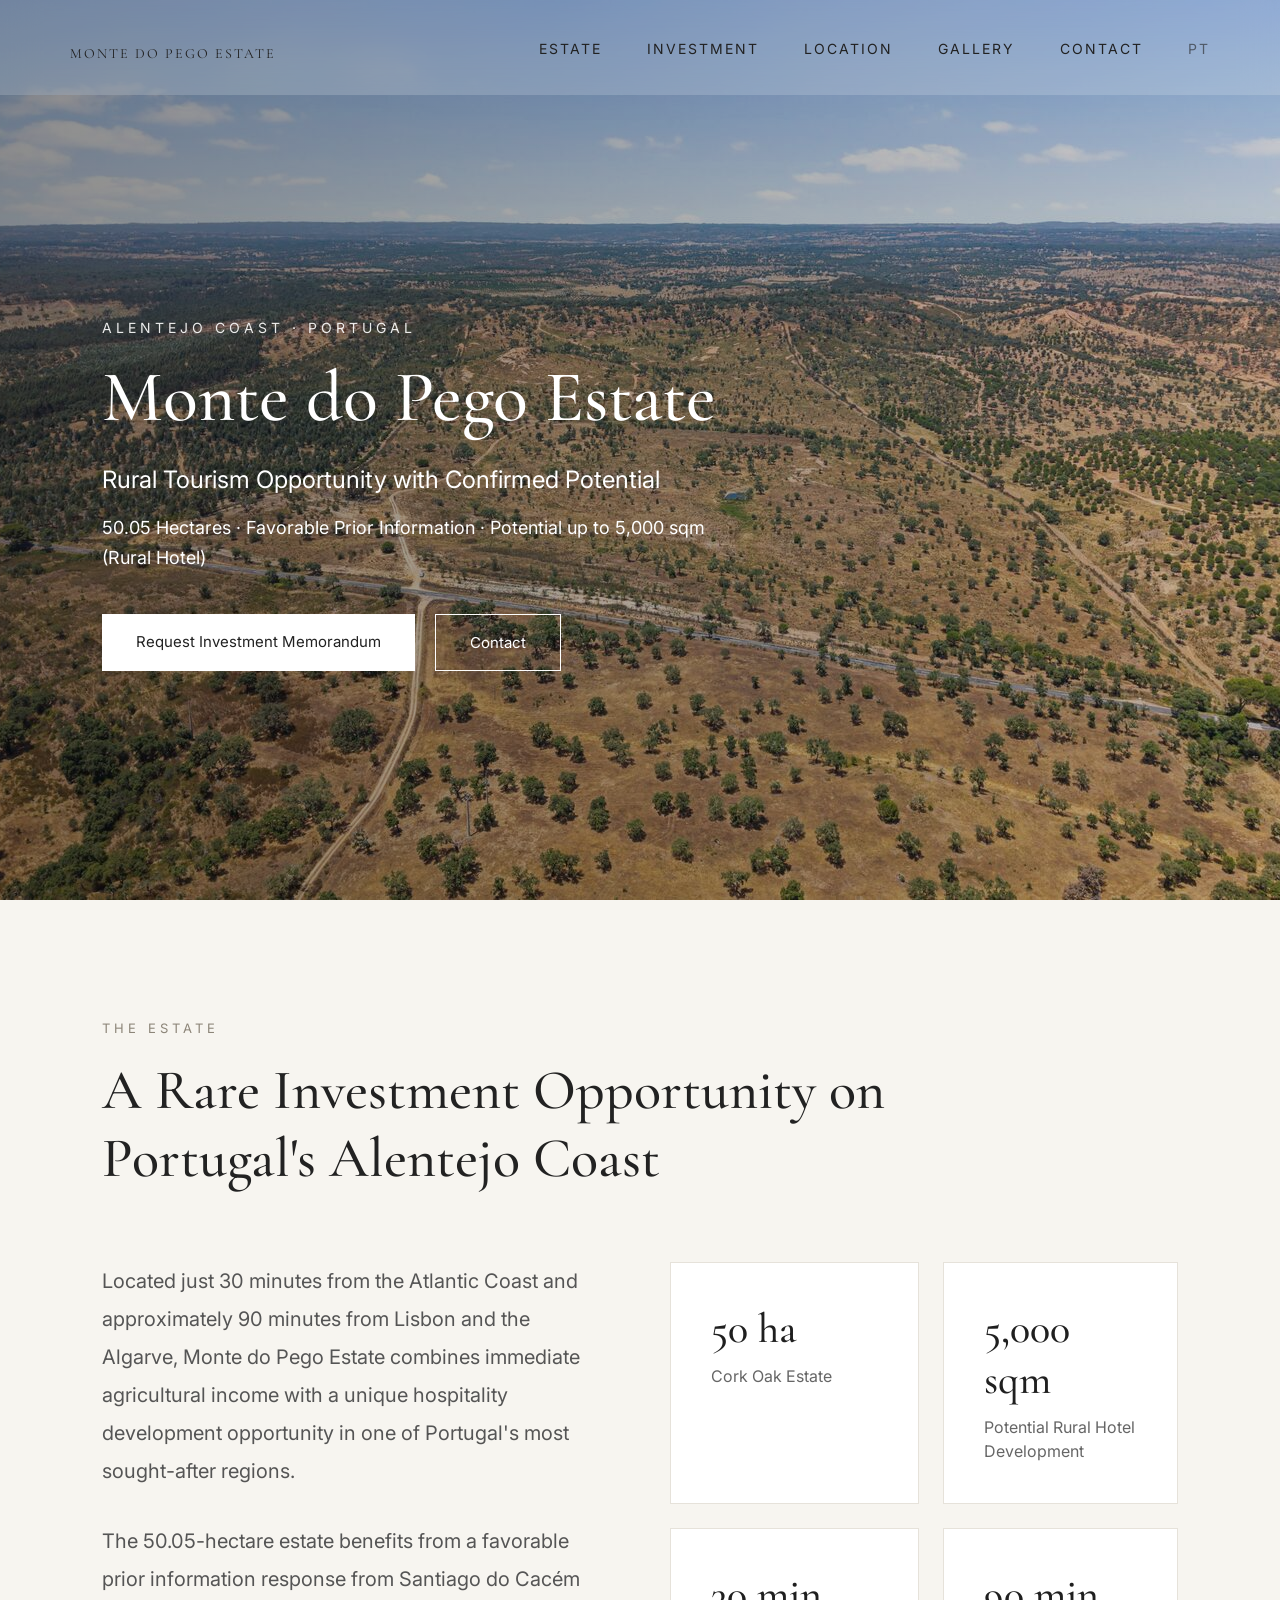
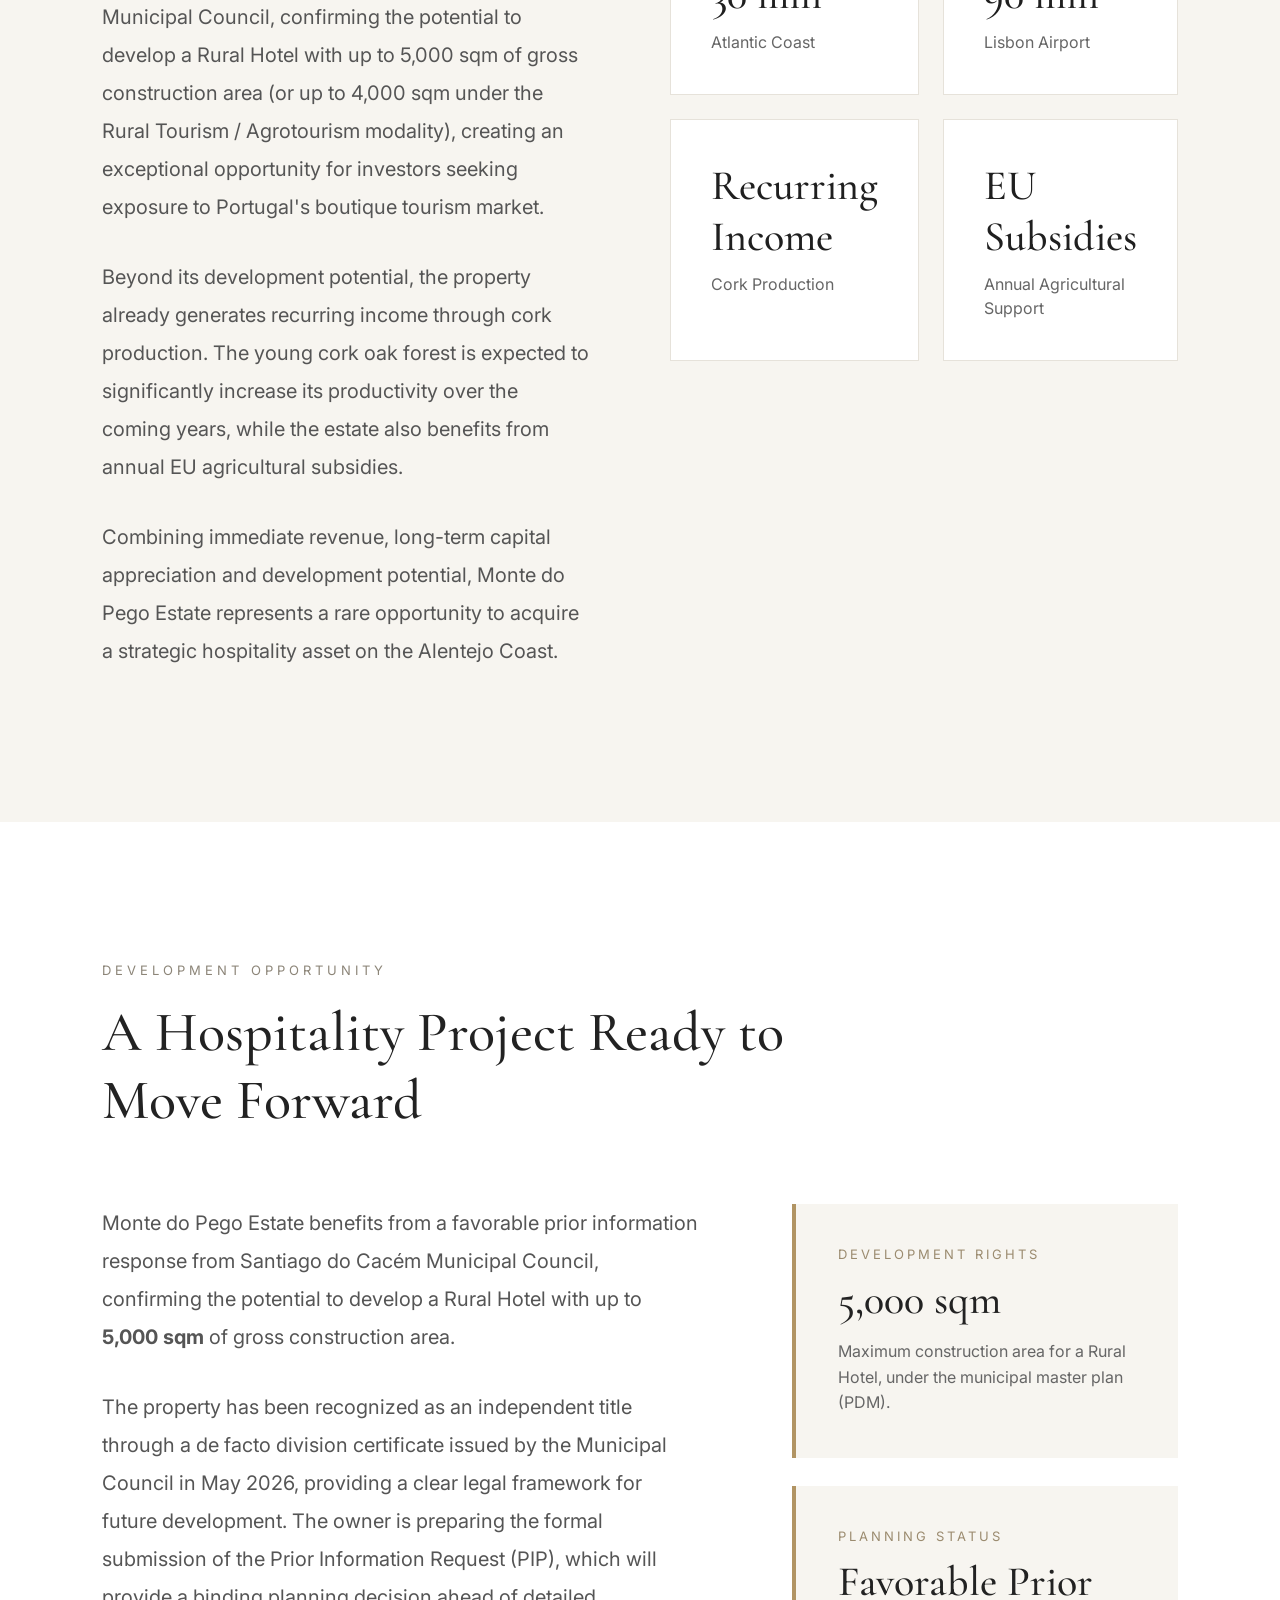
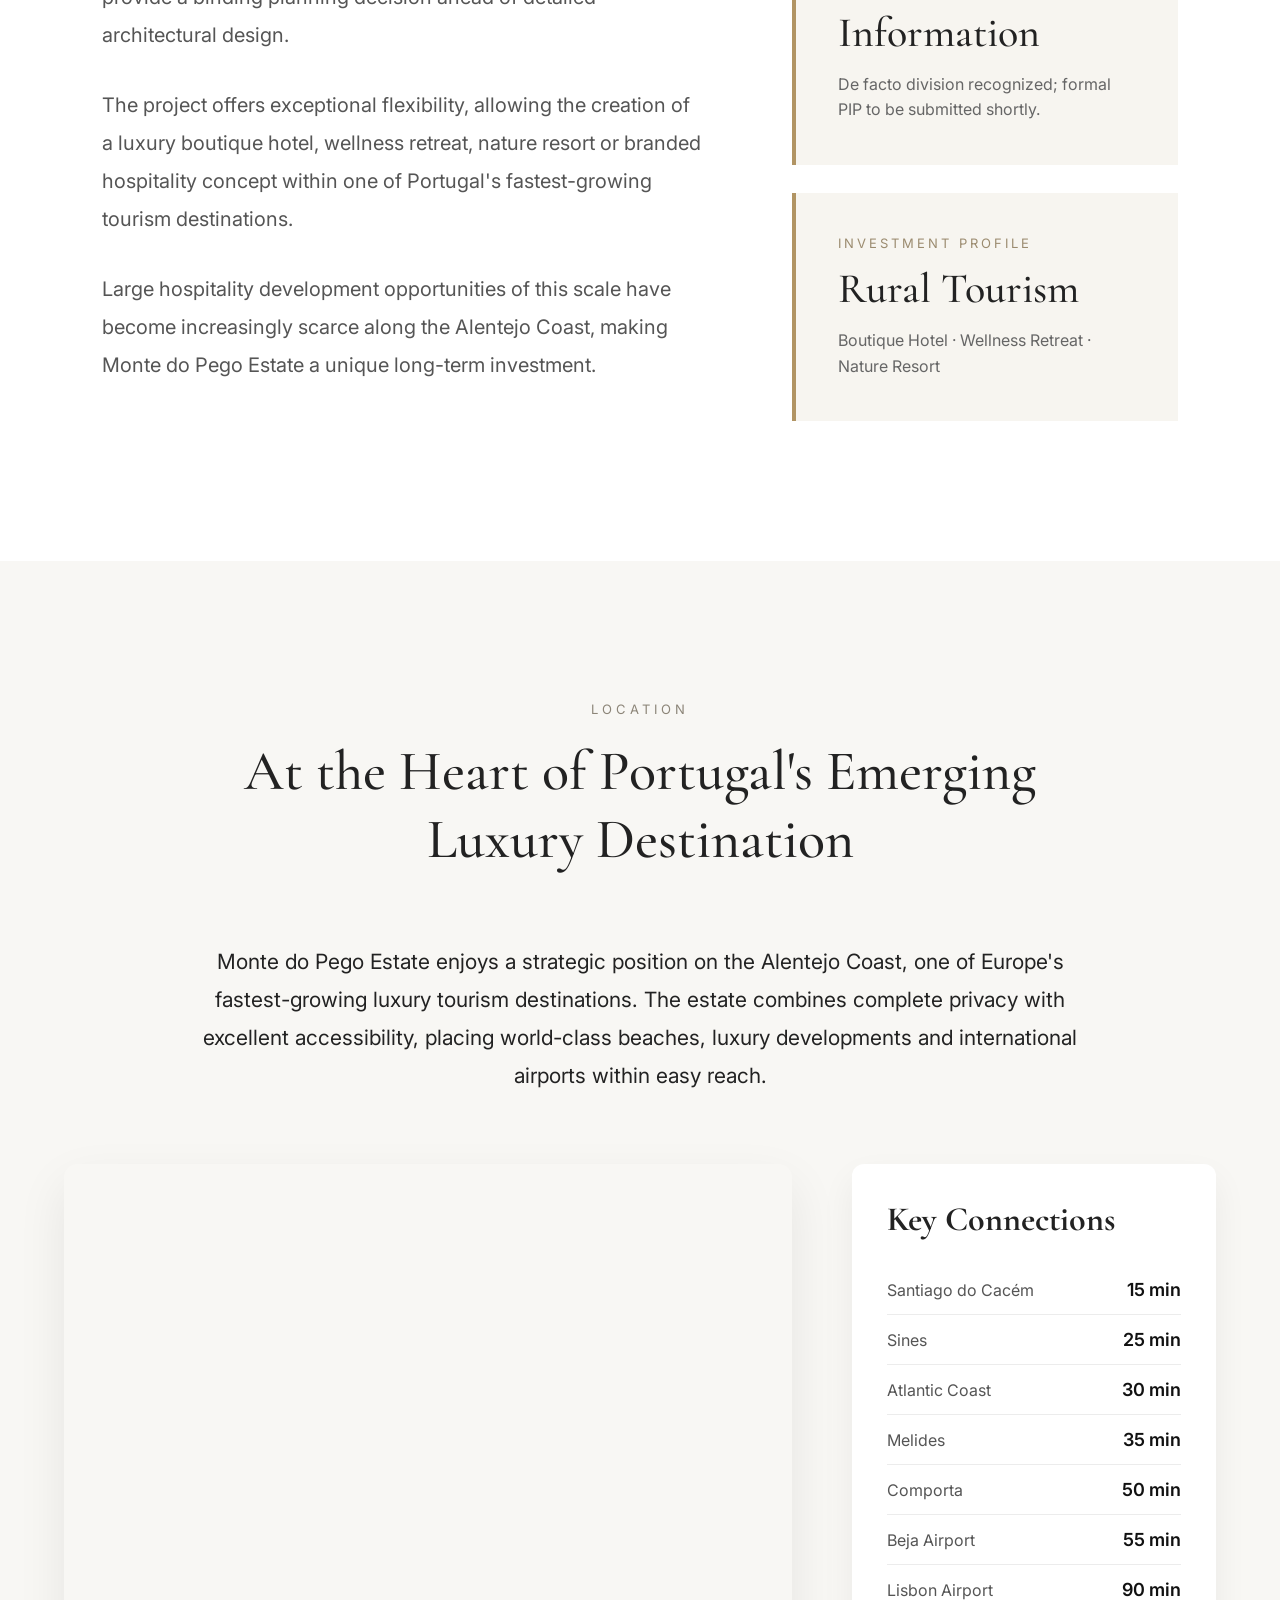
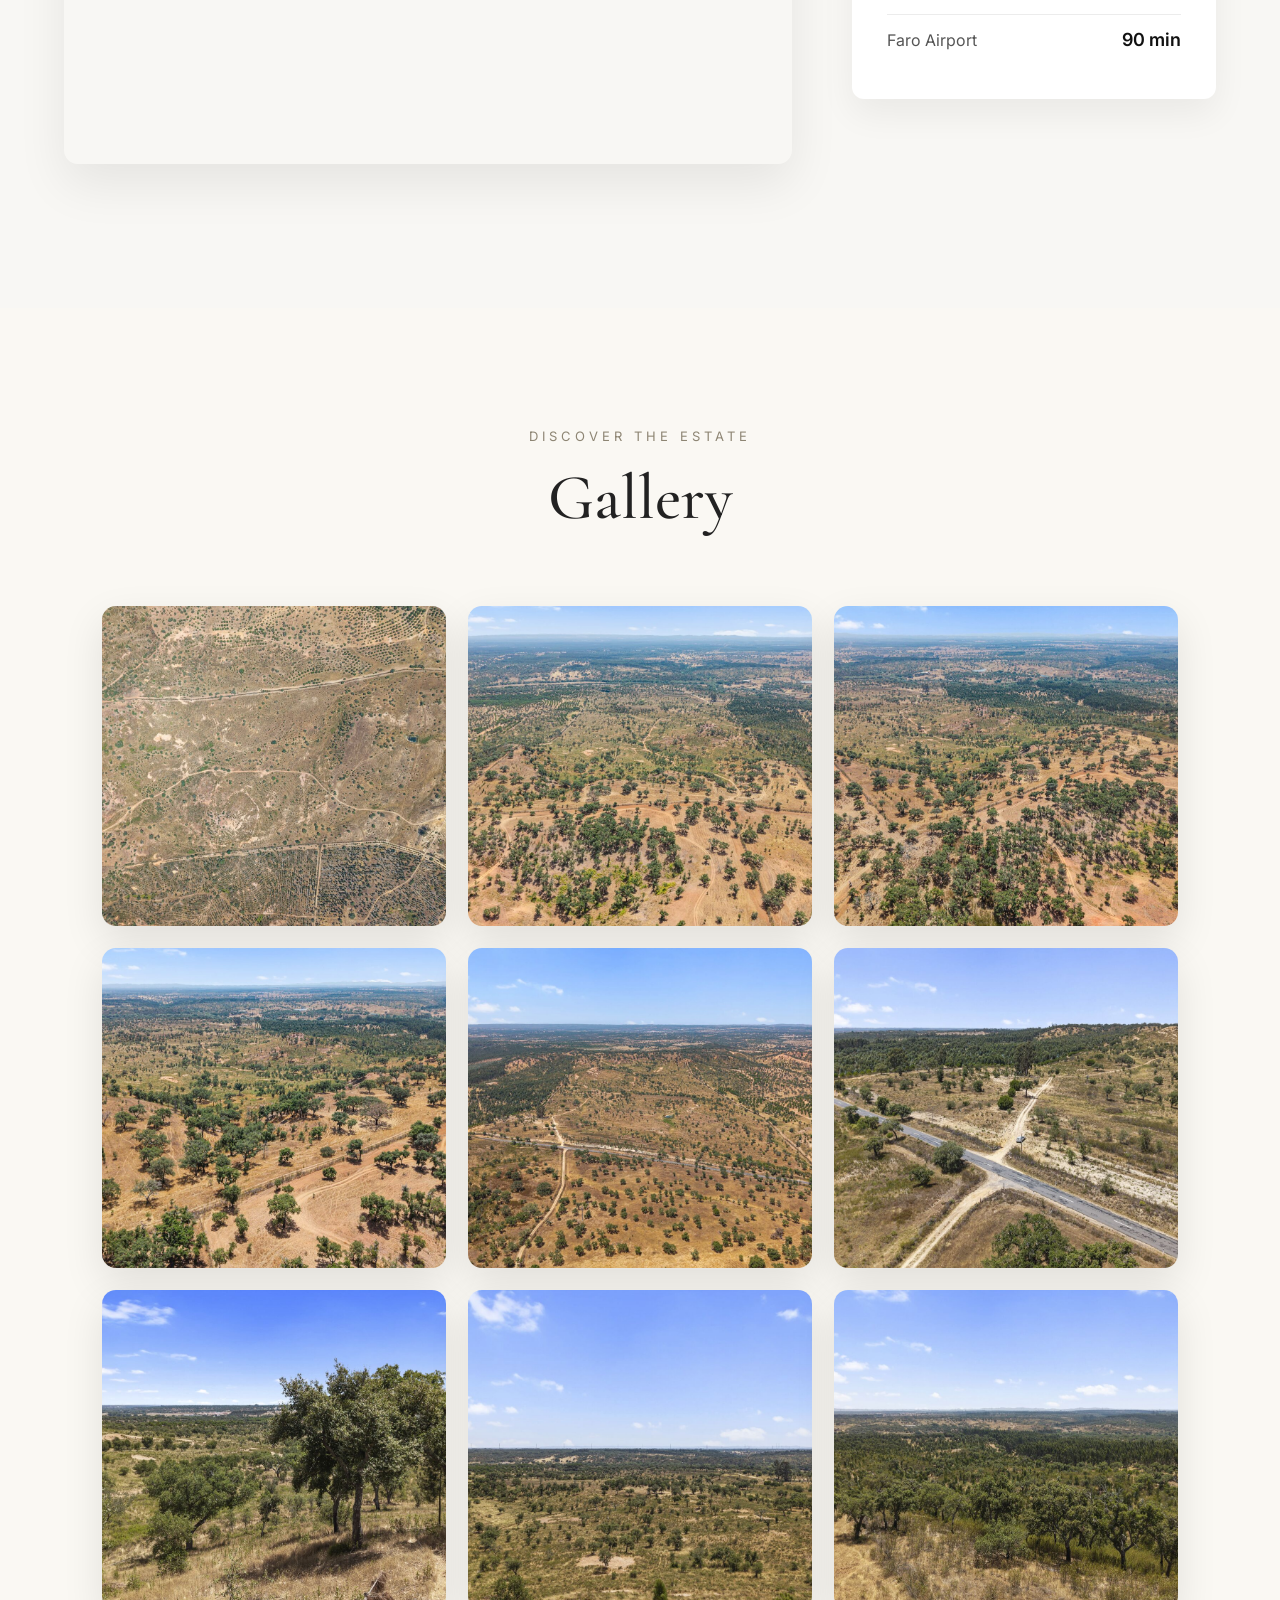
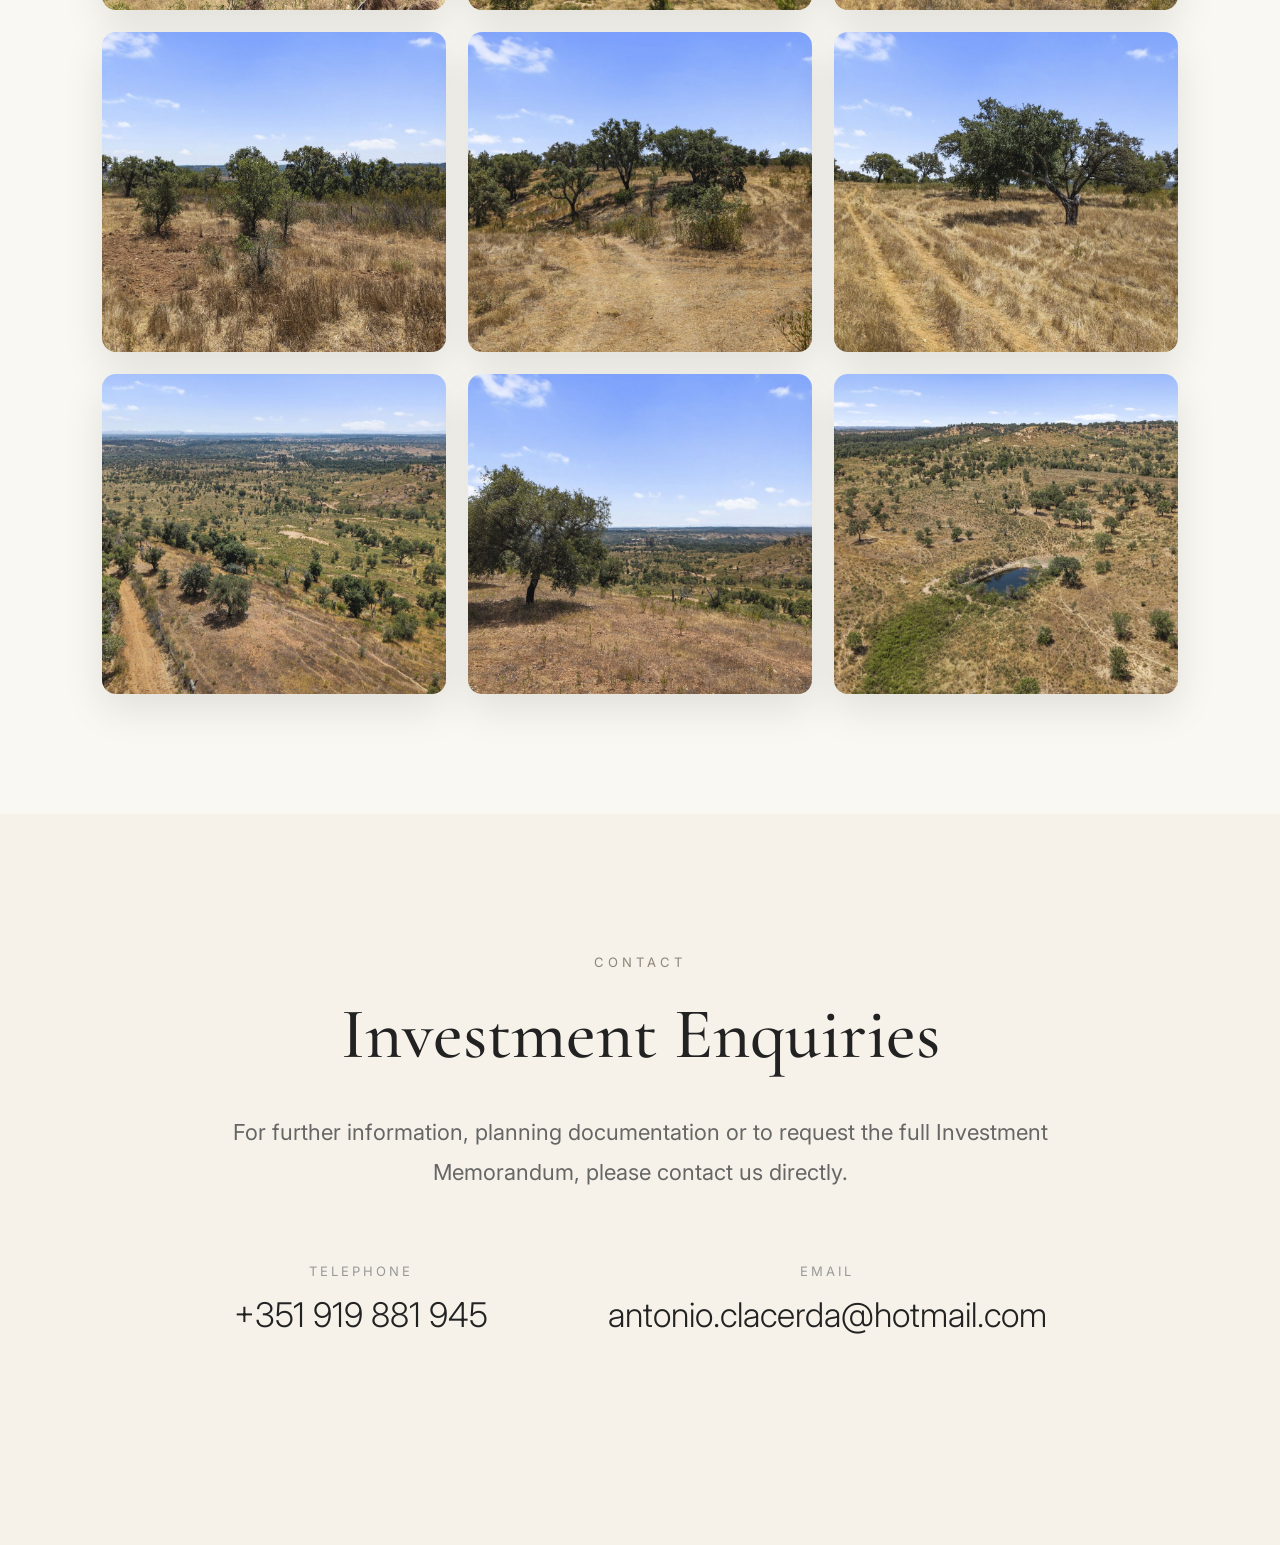
<file: index.html>
<!DOCTYPE html>
<html lang="en">

<head>

    <meta charset="UTF-8">

    <meta name="viewport" content="width=device-width, initial-scale=1.0">

    <title>Monte do Pego Estate | 50 ha Development Land, Alentejo Coast, Portugal</title>

    <meta name="description" content="50-hectare estate near São Domingos, Santiago do Cacém, with favorable municipal pre-approval for a Rural Hotel of up to 5,000 sqm. Cork production, EU subsidies, 30 min from the Atlantic Coast. A rare hospitality development opportunity on Portugal's Alentejo Coast.">

    <link rel="canonical" href="https://pegoestate.com/index.html">
    <link rel="alternate" hreflang="en" href="https://pegoestate.com/index.html">
    <link rel="alternate" hreflang="pt" href="https://pegoestate.com/index-pt.html">
    <link rel="alternate" hreflang="x-default" href="https://pegoestate.com/index.html">

    <meta property="og:type" content="website">
    <meta property="og:title" content="Monte do Pego Estate | 50 ha Development Land, Alentejo Coast">
    <meta property="og:description" content="Favorable pre-approval for a Rural Hotel of up to 5,000 sqm on a 50-hectare estate near Comporta and Melides, Portugal. Cork income, EU subsidies, 30 min from the Atlantic Coast.">
    <meta property="og:image" content="https://pegoestate.com/assets/images/hero.jpg">
    <meta property="og:url" content="https://pegoestate.com/index.html">
    <meta property="og:locale" content="en_US">
    <meta property="og:locale:alternate" content="pt_PT">

    <meta name="twitter:card" content="summary_large_image">
    <meta name="twitter:title" content="Monte do Pego Estate | 50 ha Development Land, Alentejo Coast">
    <meta name="twitter:description" content="Favorable pre-approval for a Rural Hotel of up to 5,000 sqm near Comporta and Melides, Portugal.">
    <meta name="twitter:image" content="https://pegoestate.com/assets/images/hero.jpg">

    <link rel="icon" href="assets/favicon.png" type="image/png">
<link rel="apple-touch-icon" href="assets/apple-touch-icon.png">

    <link rel="stylesheet" href="style.css">

    <link rel="preconnect" href="https://fonts.googleapis.com">

    <link rel="preconnect" href="https://fonts.gstatic.com" crossorigin>

    <link href="https://fonts.googleapis.com/css2?family=Cormorant+Garamond:wght@400;500;600&family=Inter:wght@300;400;500&display=swap" rel="stylesheet">

</head>

<body>

<header class="hero">

    <img src="assets/images/hero.jpg" alt="Monte do Pego Estate">

    <div class="hero-overlay"></div>

    <div class="hero-text">

        <p class="hero-kicker">
            ALENTEJO COAST · PORTUGAL
        </p>

        <h1>
            Monte do Pego Estate
        </h1>

        <p class="hero-subtitle">
            Rural Tourism Opportunity with Confirmed Potential
        </p>

        <p class="hero-description">
            50.05 Hectares · Favorable Prior Information · Potential up to 5,000 sqm (Rural Hotel)
        </p>

        <div class="hero-buttons">

            <a href="mailto:antonio.clacerda@hotmail.com?subject=Investment%20Memorandum%20Request%20%E2%80%93%20Monte%20do%20Pego%20Estate&body=Hello%2C%0A%0AI%20would%20like%20to%20request%20the%20Investment%20Memorandum%20for%20Monte%20do%20Pego%20Estate.%0A%0AName%3A%0ACompany%20%2F%20Fund%3A%0ACountry%3A%0A"
   class="button primary">
    Request Investment Memorandum
</a>

            <a href="#contact" class="button secondary">
                Contact
            </a>

        </div>

    </div>

</header>

<section class="estate" id="estate">

    <div class="container">

        <div class="section-intro">
            <span class="section-tag">THE ESTATE</span>
            <h2>A Rare Investment Opportunity on Portugal's Alentejo Coast</h2>
        </div>

        <div class="estate-content">

            <div class="estate-text">

                <p>
                    Located just 30 minutes from the Atlantic Coast and approximately 90 minutes from Lisbon and the Algarve, Monte do Pego Estate combines immediate agricultural income with a unique hospitality development opportunity in one of Portugal's most sought-after regions.
                </p>

                <p>
                    The 50.05-hectare estate benefits from a favorable prior information response from Santiago do Cacém Municipal Council, confirming the potential to develop a Rural Hotel with up to 5,000 sqm of gross construction area (or up to 4,000 sqm under the Rural Tourism / Agrotourism modality), creating an exceptional opportunity for investors seeking exposure to Portugal's boutique tourism market.
                </p>

                <p>
                    Beyond its development potential, the property already generates recurring income through cork production. The young cork oak forest is expected to significantly increase its productivity over the coming years, while the estate also benefits from annual EU agricultural subsidies.
                </p>

                <p>
                    Combining immediate revenue, long-term capital appreciation and development potential, Monte do Pego Estate represents a rare opportunity to acquire a strategic hospitality asset on the Alentejo Coast.
                </p>

            </div>

            <div class="estate-facts">

                <div class="fact">
                    <h3>50 ha</h3>
                    <p>Cork Oak Estate</p>
                </div>

                <div class="fact">
                    <h3>5,000 sqm</h3>
                    <p>Potential Rural Hotel Development</p>
                </div>

                <div class="fact">
                    <h3>30 min</h3>
                    <p>Atlantic Coast</p>
                </div>

                <div class="fact">
                    <h3>90 min</h3>
                    <p>Lisbon Airport</p>
                </div>

                <div class="fact">
                    <h3>Recurring Income</h3>
                    <p>Cork Production</p>
                </div>

                <div class="fact">
                    <h3>EU Subsidies</h3>
                    <p>Annual Agricultural Support</p>
                </div>

            </div>

        </div>

    </div>

</section>
<section class="development" id="investment">

    <div class="container">

        <div class="section-intro">

            <span class="section-tag">
                DEVELOPMENT OPPORTUNITY
            </span>

            <h2>
                A Hospitality Project Ready to Move Forward
            </h2>

        </div>

        <div class="development-grid">

            <div class="development-left">

                <p>
                    Monte do Pego Estate benefits from a favorable prior information response from Santiago do Cacém Municipal Council, confirming the potential to develop a Rural Hotel with up to <strong>5,000 sqm</strong> of gross construction area.
                </p>

                <p>
                    The property has been recognized as an independent title through a de facto division certificate issued by the Municipal Council in May 2026, providing a clear legal framework for future development. The owner is preparing the formal submission of the Prior Information Request (PIP), which will provide a binding planning decision ahead of detailed architectural design.
                </p>

                <p>
                    The project offers exceptional flexibility, allowing the creation of a luxury boutique hotel, wellness retreat, nature resort or branded hospitality concept within one of Portugal's fastest-growing tourism destinations.
                </p>

                <p>
                    Large hospitality development opportunities of this scale have become increasingly scarce along the Alentejo Coast, making Monte do Pego Estate a unique long-term investment.
                </p>

            </div>

            <div class="development-right">

                <div class="highlight">

                    <span>Development Rights</span>

                    <h3>5,000 sqm</h3>

                    <p>Maximum construction area for a Rural Hotel, under the municipal master plan (PDM).</p>

                </div>

                <div class="highlight">

                    <span>Planning Status</span>

                    <h3>Favorable Prior Information</h3>

                    <p>De facto division recognized; formal PIP to be submitted shortly.</p>

                </div>

                <div class="highlight">

                    <span>Investment Profile</span>

                    <h3>Rural Tourism</h3>

                    <p>Boutique Hotel · Wellness Retreat · Nature Resort</p>

                </div>

            </div>

        </div>

    </div>

</section>

<section class="location" id="location">

    <div class="container">

        <div class="section-intro">

            <span class="section-tag">LOCATION</span>

            <h2>At the Heart of Portugal's Emerging Luxury Destination</h2>

        </div>

        <div class="location-intro">

            <p>
                Monte do Pego Estate enjoys a strategic position on the Alentejo Coast, one of Europe's fastest-growing luxury tourism destinations. The estate combines complete privacy with excellent accessibility, placing world-class beaches, luxury developments and international airports within easy reach.
            </p>

        </div>

       <div class="location-layout">

    <div class="google-map">

        <iframe
            src="https://www.google.com/maps/embed?pb=!1m14!1m12!1m3!1d4818.622499883691!2d-8.55672417769427!3d37.93152359766579!2m3!1f0!2f0!3f0!3m2!1i1024!2i768!4f13.1!5e1!3m2!1spt-PT!2spt!4v1785163442995!5m2!1spt-PT!2spt"
            loading="lazy"
            allowfullscreen
            referrerpolicy="strict-origin-when-cross-origin">
        </iframe>

    </div>

    <div class="connections">

        <h3>Key Connections</h3>

         <div class="connection">
            <span>Santiago do Cacém</span>
            <strong>15 min</strong>
        </div>

        <div class="connection">
            <span>Sines</span>
            <strong>25 min</strong>
        </div>

        <div class="connection">
            <span>Atlantic Coast</span>
            <strong>30 min</strong>
        </div>

        <div class="connection">
            <span>Melides</span>
            <strong>35 min</strong>
        </div>

        <div class="connection">
            <span>Comporta</span>
            <strong>50 min</strong>
        </div>

        <div class="connection">
            <span>Beja Airport</span>
            <strong>55 min</strong>
        </div>

        <div class="connection">
            <span>Lisbon Airport</span>
            <strong>90 min</strong>
        </div>

        <div class="connection">
            <span>Faro Airport</span>
            <strong>90 min</strong>
        </div>

    </div>

</div>

       
    </div>

</section>

<section id="gallery" class="gallery">

    <div class="section-title">
        <p>DISCOVER THE ESTATE</p>
        <h2>Gallery</h2>
    </div>

    <div class="gallery-grid">

        <img src="assets/images/1.jpg" onclick="openImage(this.src)">
        <img src="assets/images/2.jpg" onclick="openImage(this.src)">
        <img src="assets/images/3.jpg" onclick="openImage(this.src)">
        <img src="assets/images/4.jpg" onclick="openImage(this.src)">
        <img src="assets/images/5.jpg" onclick="openImage(this.src)">
        <img src="assets/images/6.jpg" onclick="openImage(this.src)">
        <img src="assets/images/7.jpg" onclick="openImage(this.src)">
        <img src="assets/images/8.jpg" onclick="openImage(this.src)">
        <img src="assets/images/9.jpg" onclick="openImage(this.src)">
        <img src="assets/images/10.jpg" onclick="openImage(this.src)">
        <img src="assets/images/11.jpg" onclick="openImage(this.src)">
        <img src="assets/images/12.jpg" onclick="openImage(this.src)">
        <img src="assets/images/13.jpg" onclick="openImage(this.src)">
        <img src="assets/images/14.jpg" onclick="openImage(this.src)">
        <img src="assets/images/15.jpg" onclick="openImage(this.src)">

    </div>

</section>

<div id="lightbox">

    <span class="close">&times;</span>

    <div class="prev">&#10094;</div>

    <img id="lightbox-img">

    <div class="next">&#10095;</div>

</div>

<nav>

  <div class="logo">

    <a href="#">Monte do Pego Estate</a>

</div>

    <button class="nav-toggle" id="navToggle" aria-label="Open menu" aria-expanded="false">
        <span></span>
        <span></span>
        <span></span>
    </button>

    <ul id="navMenu">

        <li><a href="#estate">Estate</a></li>
<li><a href="#investment">Investment</a></li>
<li><a href="#location">Location</a></li>
<li><a href="#gallery">Gallery</a></li>
<li><a href="#contact">Contact</a></li>
<li><a href="index-pt.html" style="opacity:.6;">PT</a></li>

    </ul>

</nav>

<section class="contact" id="contact">

    <div class="container contact-container">

        <span class="section-tag">
            CONTACT
        </span>

        <h2>Investment Enquiries</h2>

        <p class="contact-intro">
            For further information, planning documentation or to request the full
            Investment Memorandum, please contact us directly.
        </p>

        <div class="contact-details">

            <div class="contact-line">
                <span>Telephone</span>
                <a href="tel:+351919881945">
                    +351&nbsp;919&nbsp;881&nbsp;945
                </a>
            </div>

            <div class="contact-line">
                <span>Email</span>
                <a href="mailto:antonio.clacerda@hotmail.com">
                    antonio.clacerda@hotmail.com
                </a>
            </div>

        </div>

    </div>

</section>
 

</body>
<script src="script.js"></script>

</html>
</file>
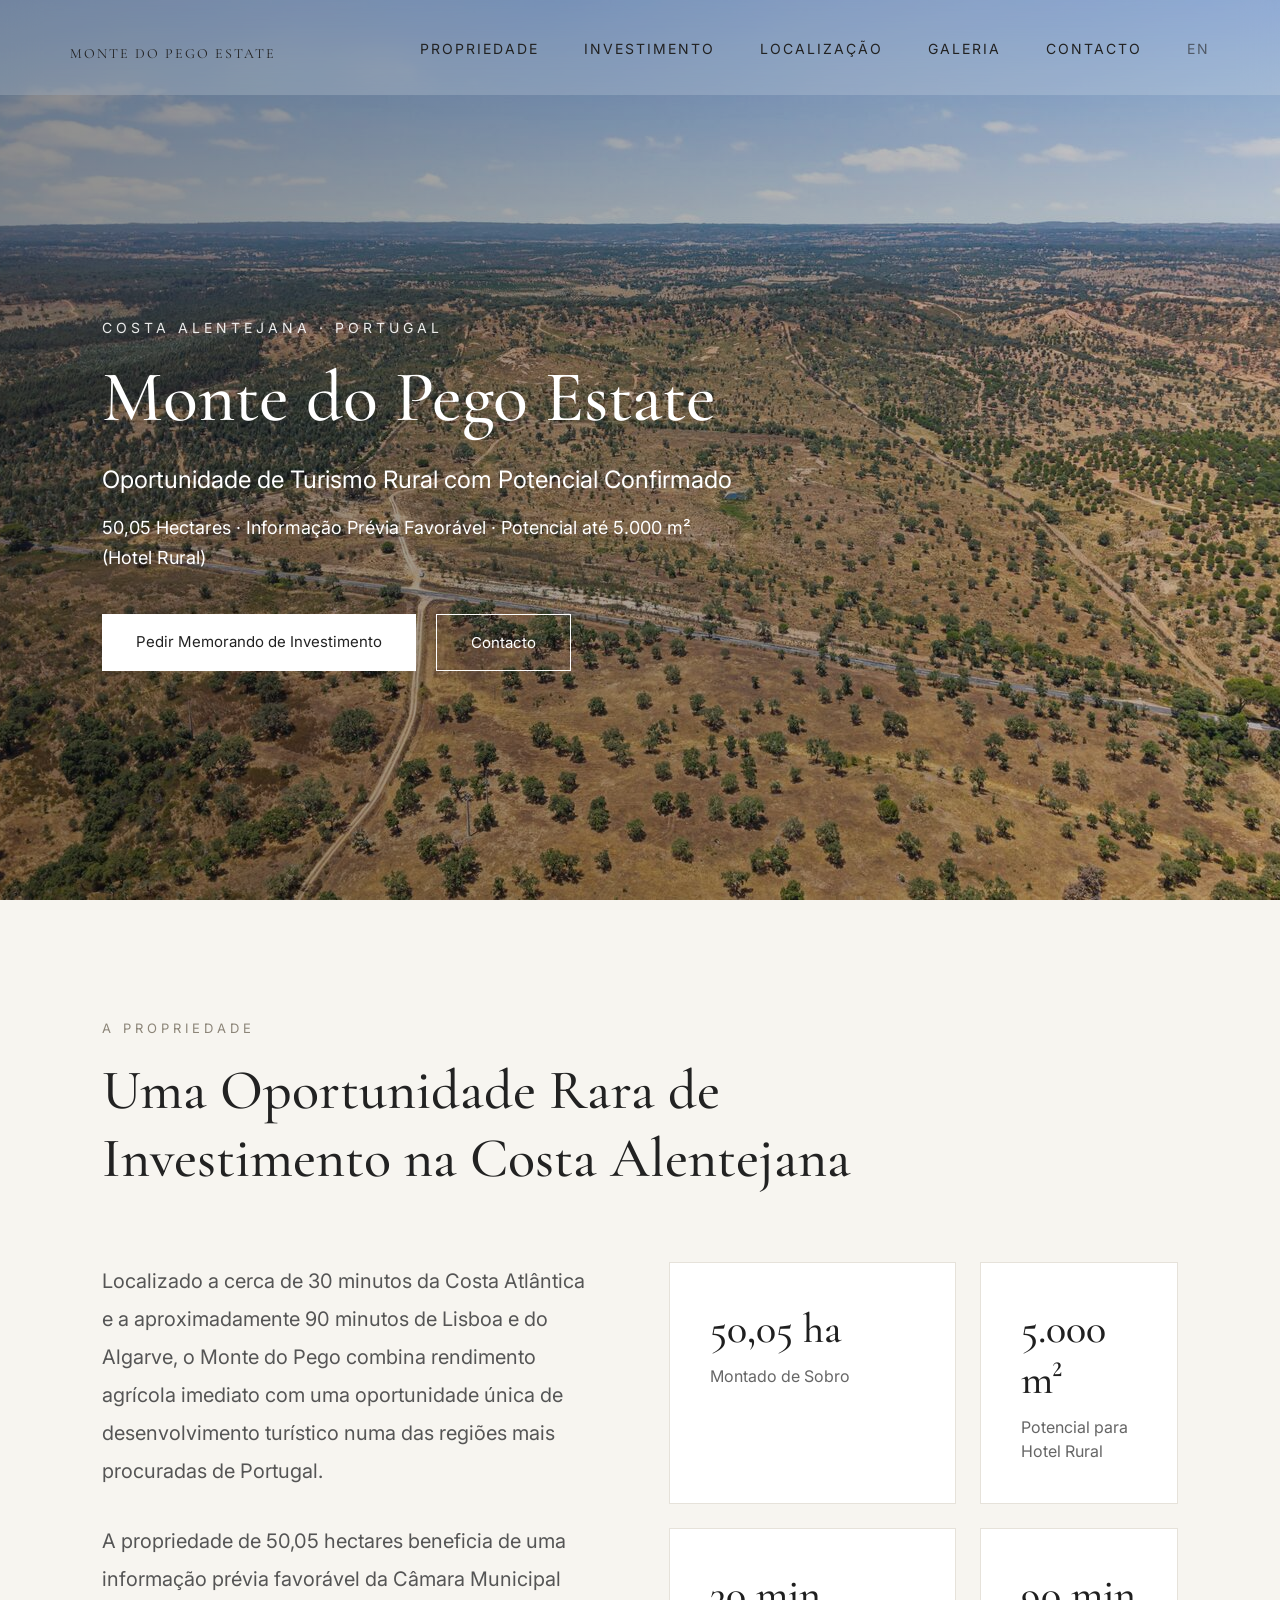
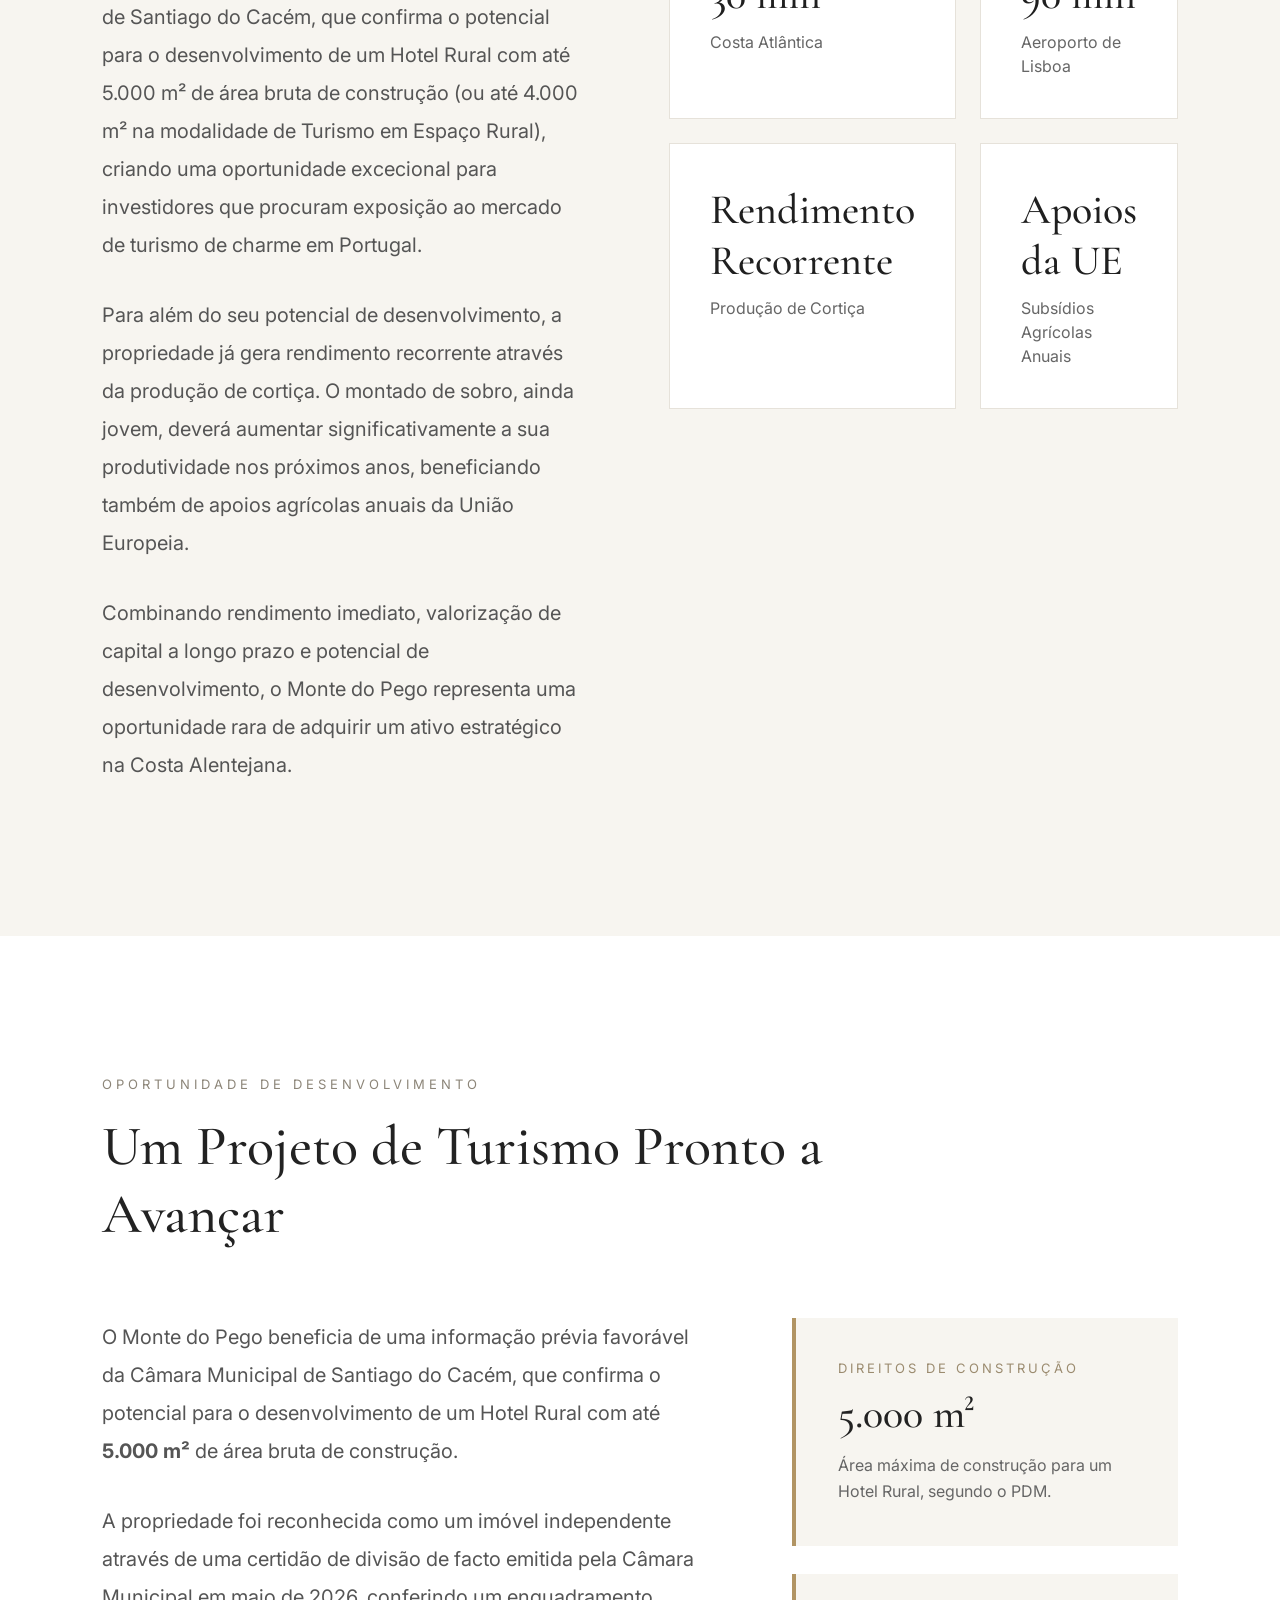
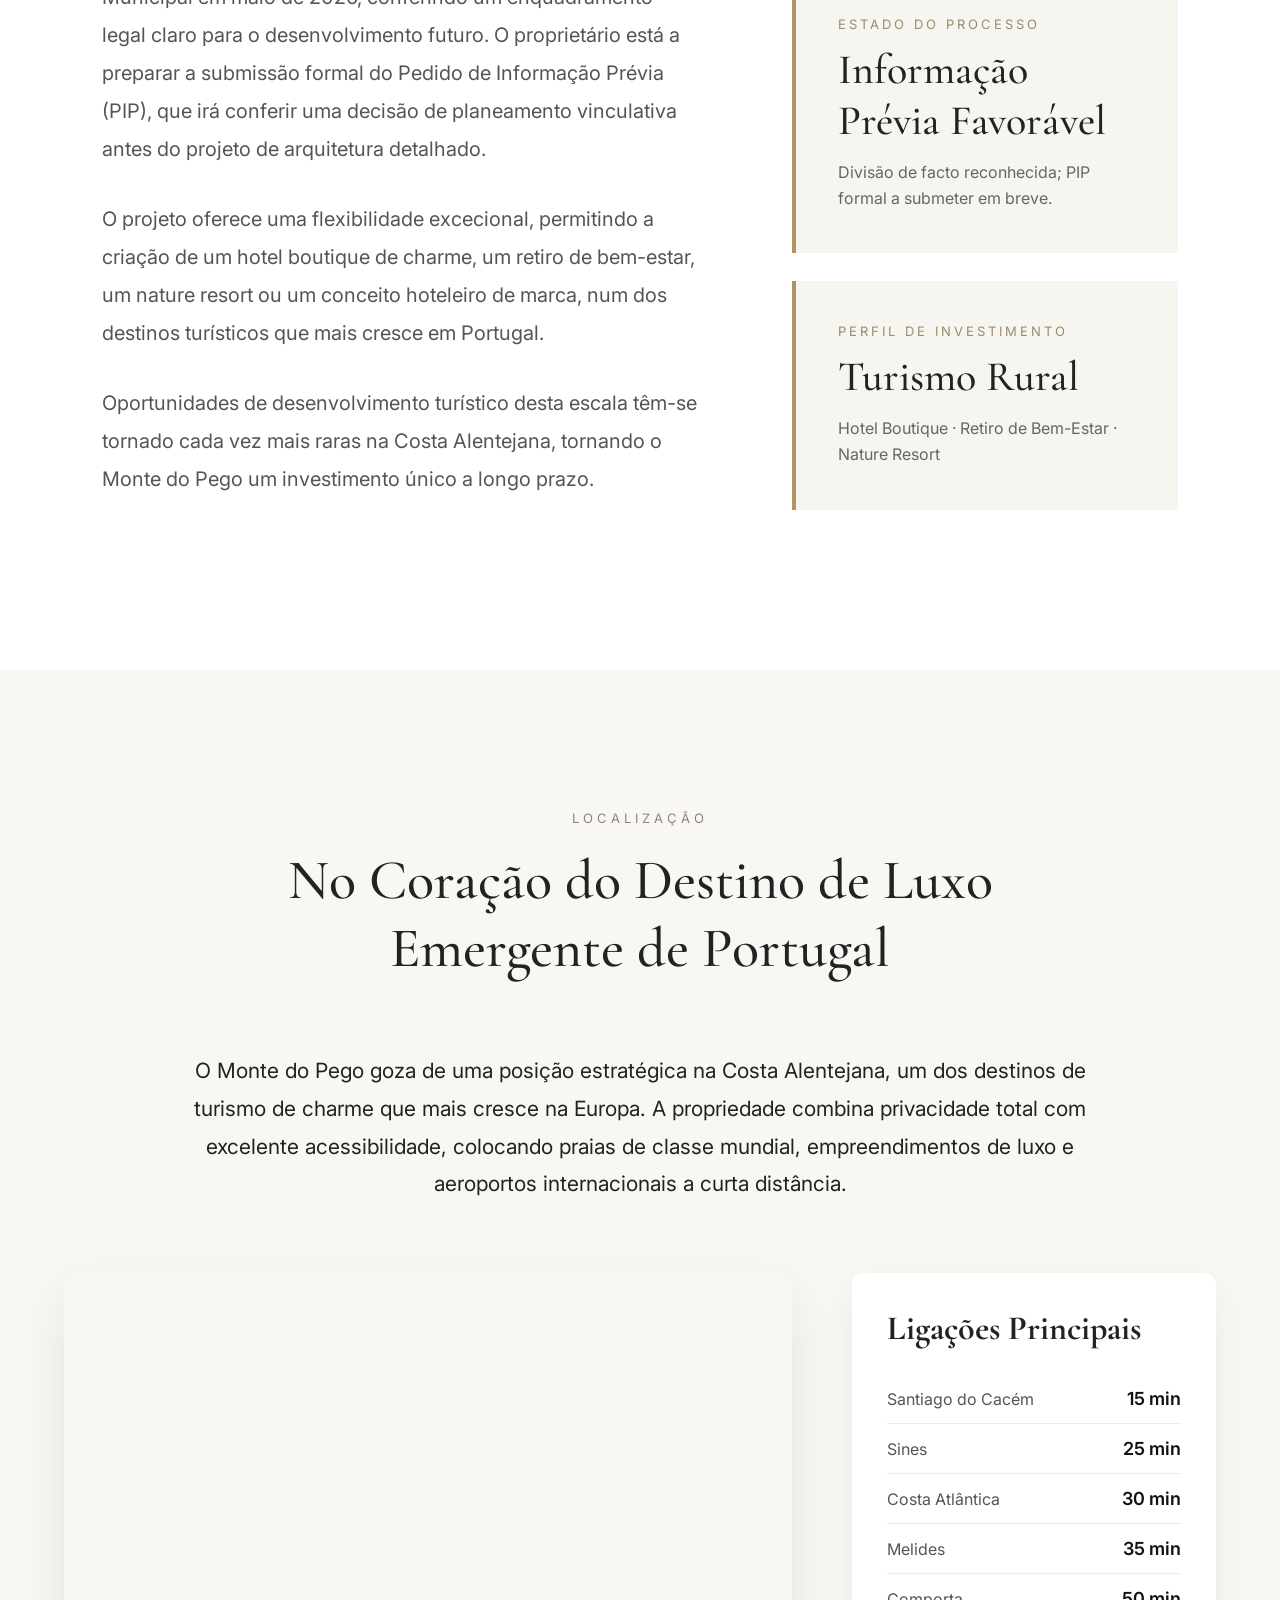
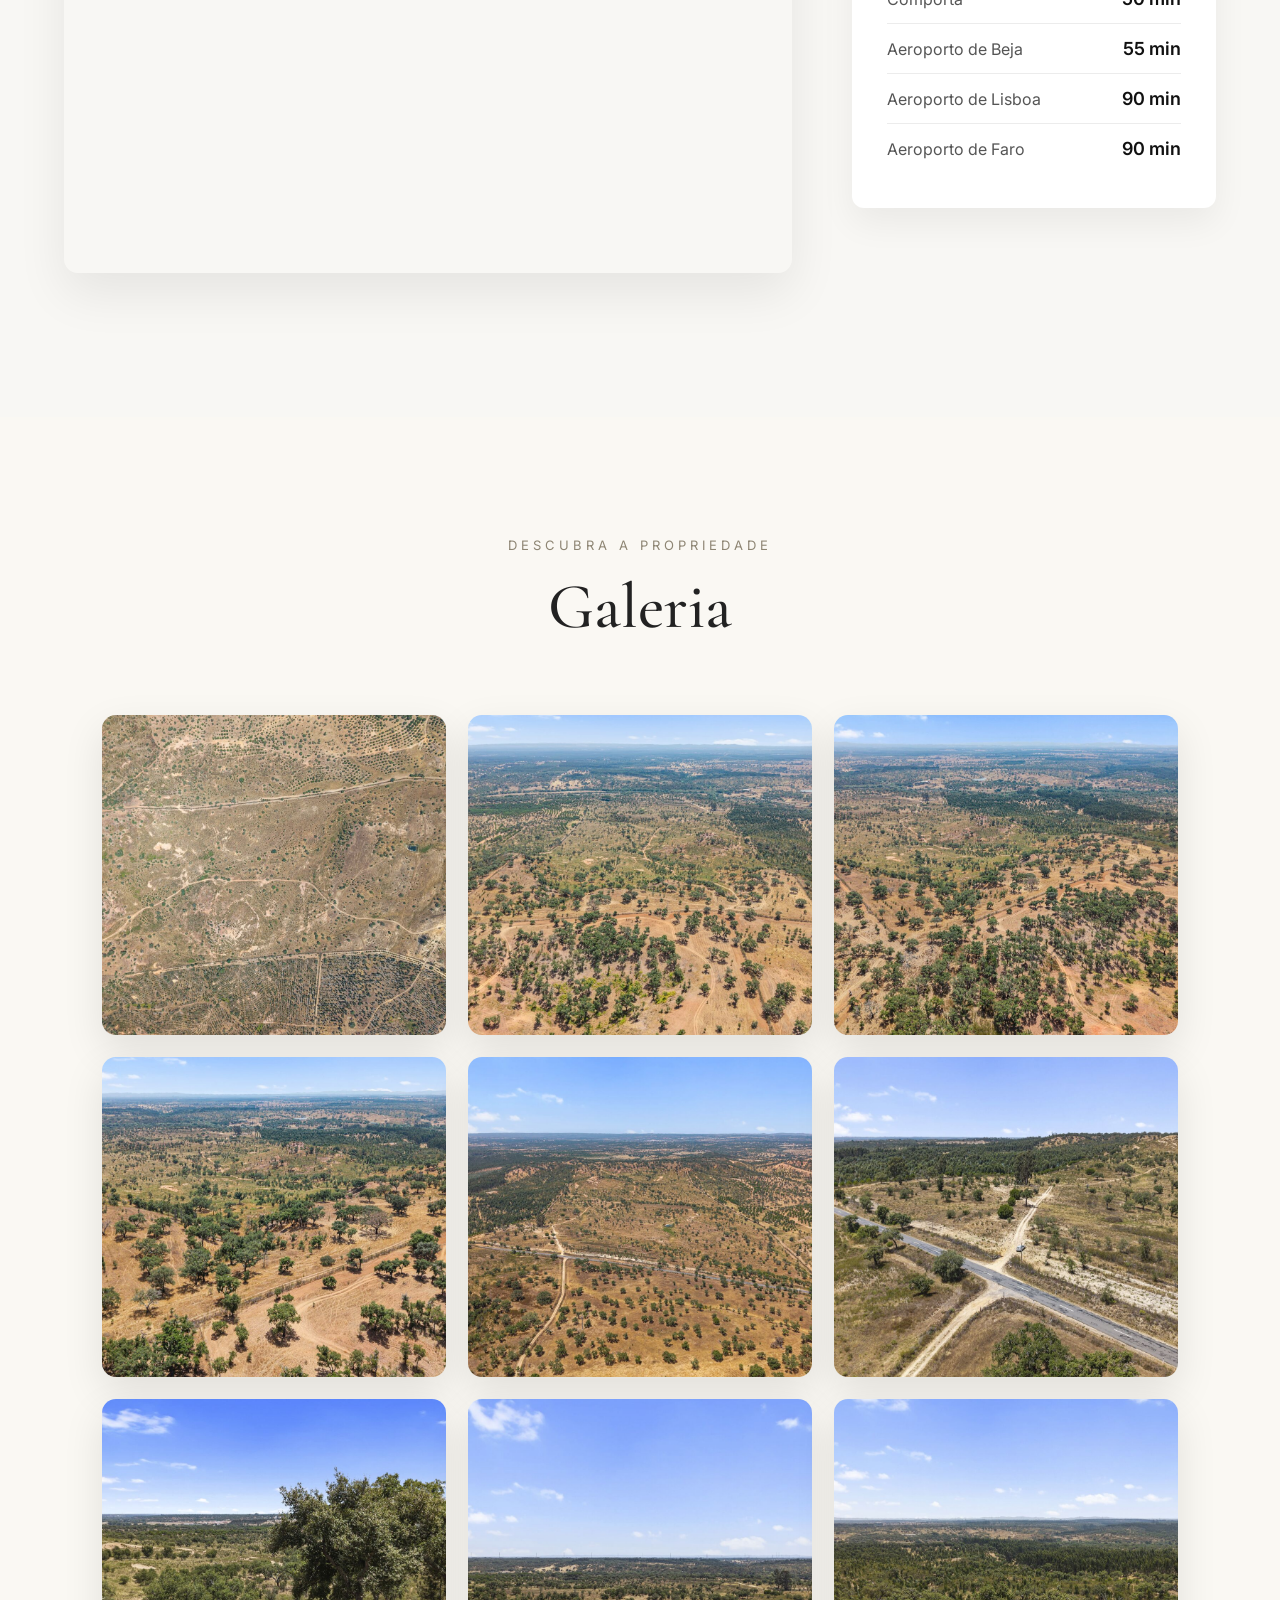
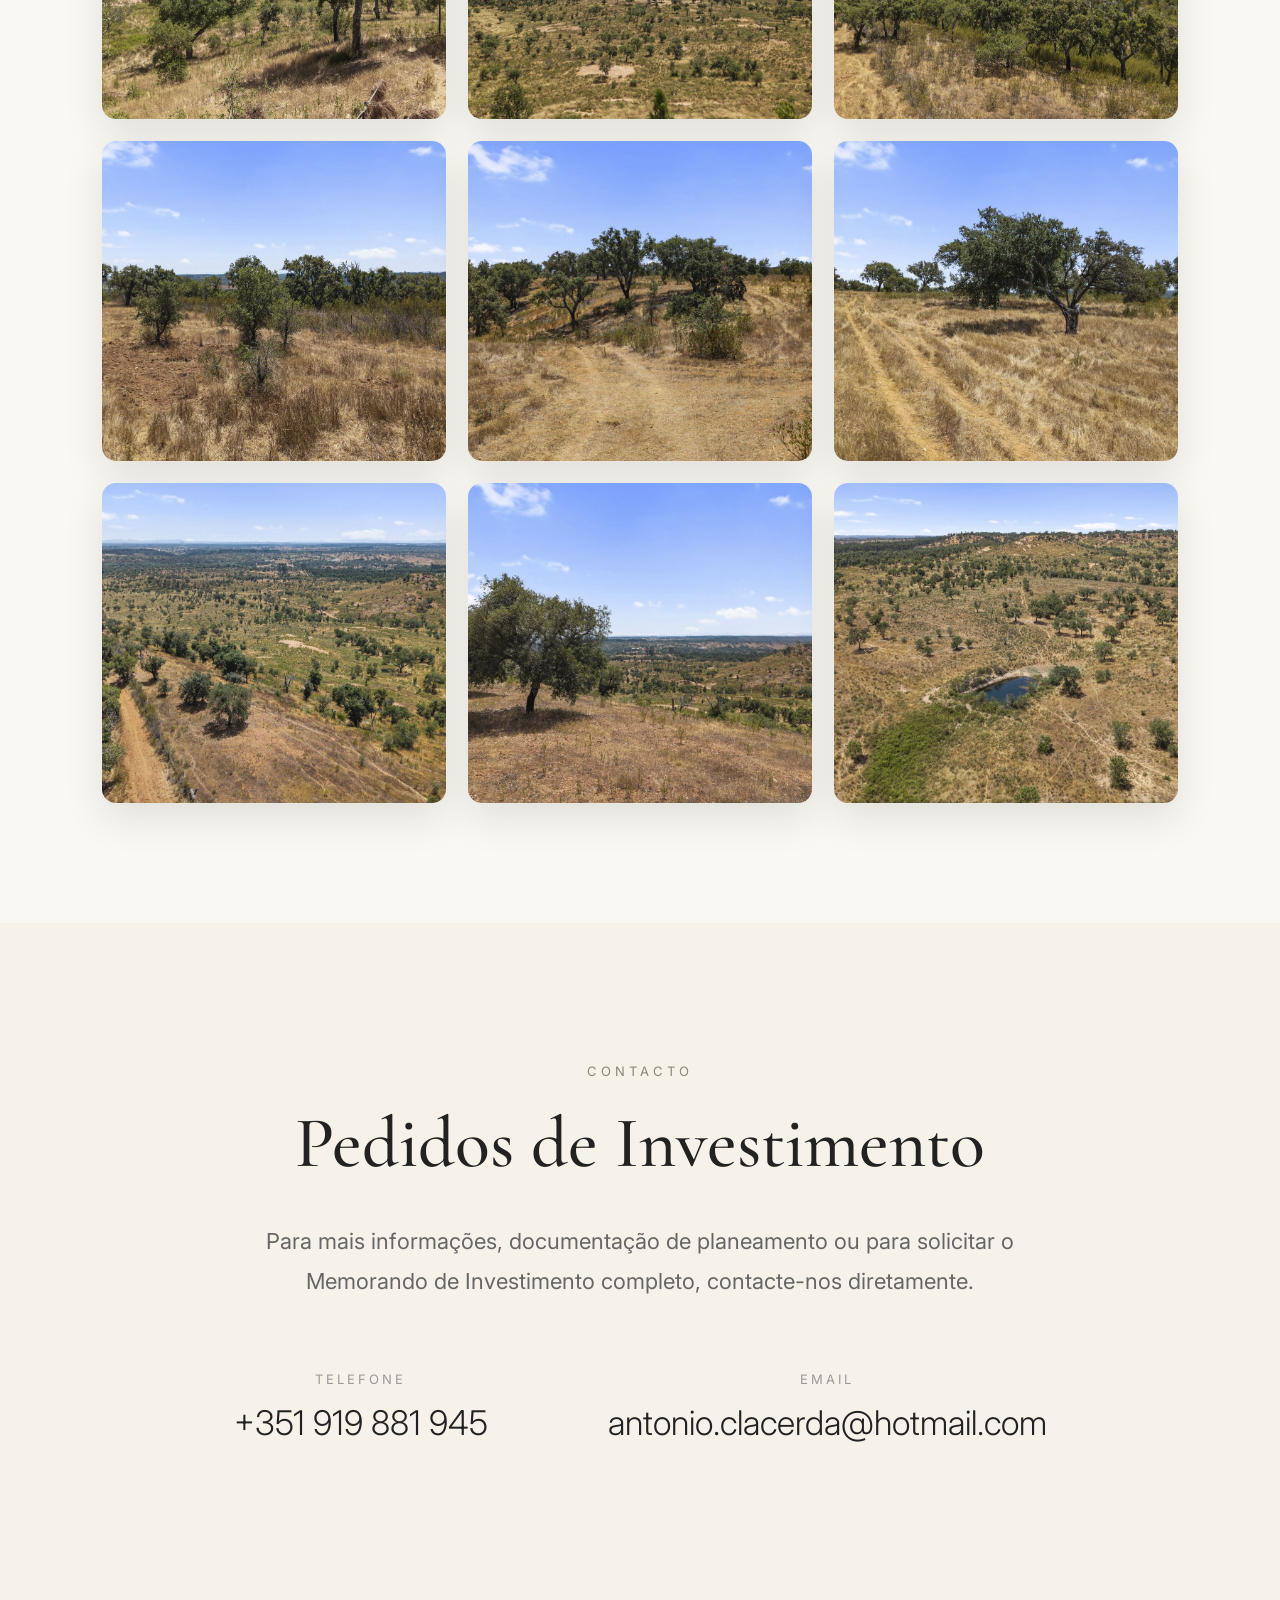
<file: index-pt.html>
<!DOCTYPE html>
<html lang="pt">

<head>

    <meta charset="UTF-8">

    <meta name="viewport" content="width=device-width, initial-scale=1.0">

    <title>Monte do Pego | Terreno de 50 ha para Turismo Rural, Costa Alentejana</title>

    <meta name="description" content="Propriedade de 50 hectares perto de São Domingos, Santiago do Cacém, com informação prévia favorável da Câmara para Hotel Rural até 5.000 m². Produção de cortiça, apoios da UE, a 30 min da Costa Atlântica.">

    <link rel="canonical" href="https://pegoestate.com/index-pt.html">
    <link rel="alternate" hreflang="en" href="https://pegoestate.com/index.html">
    <link rel="alternate" hreflang="pt" href="https://pegoestate.com/index-pt.html">
    <link rel="alternate" hreflang="x-default" href="https://pegoestate.com/index.html">

    <meta property="og:type" content="website">
    <meta property="og:title" content="Monte do Pego | Terreno de 50 ha para Turismo Rural, Costa Alentejana">
    <meta property="og:description" content="Informação prévia favorável para Hotel Rural até 5.000 m² numa propriedade de 50 ha perto da Comporta e Melides. Rendimento de cortiça, apoios da UE, a 30 min da Costa Atlântica.">
    <meta property="og:image" content="https://pegoestate.com/assets/images/hero.jpg">
    <meta property="og:url" content="https://pegoestate.com/index-pt.html">
    <meta property="og:locale" content="pt_PT">
    <meta property="og:locale:alternate" content="en_US">

    <meta name="twitter:card" content="summary_large_image">
    <meta name="twitter:title" content="Monte do Pego | Terreno de 50 ha para Turismo Rural, Costa Alentejana">
    <meta name="twitter:description" content="Informação prévia favorável para Hotel Rural até 5.000 m² perto da Comporta e Melides, Portugal.">
    <meta name="twitter:image" content="https://pegoestate.com/assets/images/hero.jpg">

    <link rel="icon" href="assets/favicon.png" type="image/png">
<link rel="apple-touch-icon" href="assets/apple-touch-icon.png">

    <link rel="stylesheet" href="style.css">

    <link rel="preconnect" href="https://fonts.googleapis.com">

    <link rel="preconnect" href="https://fonts.gstatic.com" crossorigin>

    <link href="https://fonts.googleapis.com/css2?family=Cormorant+Garamond:wght@400;500;600&family=Inter:wght@300;400;500&display=swap" rel="stylesheet">

</head>

<body>

<header class="hero">

    <img src="assets/images/hero.jpg" alt="Monte do Pego Estate">

    <div class="hero-overlay"></div>

    <div class="hero-text">

        <p class="hero-kicker">
            COSTA ALENTEJANA · PORTUGAL
        </p>

        <h1>
            Monte do Pego Estate
        </h1>

        <p class="hero-subtitle">
            Oportunidade de Turismo Rural com Potencial Confirmado
        </p>

        <p class="hero-description">
            50,05 Hectares · Informação Prévia Favorável · Potencial até 5.000 m² (Hotel Rural)
        </p>

        <div class="hero-buttons">

            <a href="mailto:antonio.clacerda@hotmail.com?subject=Pedido%20de%20Memorando%20de%20Investimento%20%E2%80%93%20Monte%20do%20Pego&body=Bom%20dia%2C%0A%0AGostaria%20de%20solicitar%20o%20Memorando%20de%20Investimento%20do%20Monte%20do%20Pego.%0A%0ANome%3A%0AEmpresa%20%2F%20Fundo%3A%0APa%C3%ADs%3A%0A"
   class="button primary">
    Pedir Memorando de Investimento
</a>

            <a href="#contact" class="button secondary">
                Contacto
            </a>

        </div>

    </div>

</header>

<section class="estate" id="estate">

    <div class="container">

        <div class="section-intro">
            <span class="section-tag">A PROPRIEDADE</span>
            <h2>Uma Oportunidade Rara de Investimento na Costa Alentejana</h2>
        </div>

        <div class="estate-content">

            <div class="estate-text">

                <p>
                    Localizado a cerca de 30 minutos da Costa Atlântica e a aproximadamente 90 minutos de Lisboa e do Algarve, o Monte do Pego combina rendimento agrícola imediato com uma oportunidade única de desenvolvimento turístico numa das regiões mais procuradas de Portugal.
                </p>

                <p>
                    A propriedade de 50,05 hectares beneficia de uma informação prévia favorável da Câmara Municipal de Santiago do Cacém, que confirma o potencial para o desenvolvimento de um Hotel Rural com até 5.000 m² de área bruta de construção (ou até 4.000 m² na modalidade de Turismo em Espaço Rural), criando uma oportunidade excecional para investidores que procuram exposição ao mercado de turismo de charme em Portugal.
                </p>

                <p>
                    Para além do seu potencial de desenvolvimento, a propriedade já gera rendimento recorrente através da produção de cortiça. O montado de sobro, ainda jovem, deverá aumentar significativamente a sua produtividade nos próximos anos, beneficiando também de apoios agrícolas anuais da União Europeia.
                </p>

                <p>
                    Combinando rendimento imediato, valorização de capital a longo prazo e potencial de desenvolvimento, o Monte do Pego representa uma oportunidade rara de adquirir um ativo estratégico na Costa Alentejana.
                </p>

            </div>

            <div class="estate-facts">

                <div class="fact">
                    <h3>50,05 ha</h3>
                    <p>Montado de Sobro</p>
                </div>

                <div class="fact">
                    <h3>5.000 m²</h3>
                    <p>Potencial para Hotel Rural</p>
                </div>

                <div class="fact">
                    <h3>30 min</h3>
                    <p>Costa Atlântica</p>
                </div>

                <div class="fact">
                    <h3>90 min</h3>
                    <p>Aeroporto de Lisboa</p>
                </div>

                <div class="fact">
                    <h3>Rendimento Recorrente</h3>
                    <p>Produção de Cortiça</p>
                </div>

                <div class="fact">
                    <h3>Apoios da UE</h3>
                    <p>Subsídios Agrícolas Anuais</p>
                </div>

            </div>

        </div>

    </div>

</section>
<section class="development" id="investment">

    <div class="container">

        <div class="section-intro">

            <span class="section-tag">
                OPORTUNIDADE DE DESENVOLVIMENTO
            </span>

            <h2>
                Um Projeto de Turismo Pronto a Avançar
            </h2>

        </div>

        <div class="development-grid">

            <div class="development-left">

                <p>
                    O Monte do Pego beneficia de uma informação prévia favorável da Câmara Municipal de Santiago do Cacém, que confirma o potencial para o desenvolvimento de um Hotel Rural com até <strong>5.000 m²</strong> de área bruta de construção.
                </p>

                <p>
                    A propriedade foi reconhecida como um imóvel independente através de uma certidão de divisão de facto emitida pela Câmara Municipal em maio de 2026, conferindo um enquadramento legal claro para o desenvolvimento futuro. O proprietário está a preparar a submissão formal do Pedido de Informação Prévia (PIP), que irá conferir uma decisão de planeamento vinculativa antes do projeto de arquitetura detalhado.
                </p>

                <p>
                    O projeto oferece uma flexibilidade excecional, permitindo a criação de um hotel boutique de charme, um retiro de bem-estar, um nature resort ou um conceito hoteleiro de marca, num dos destinos turísticos que mais cresce em Portugal.
                </p>

                <p>
                    Oportunidades de desenvolvimento turístico desta escala têm-se tornado cada vez mais raras na Costa Alentejana, tornando o Monte do Pego um investimento único a longo prazo.
                </p>

            </div>

            <div class="development-right">

                <div class="highlight">

                    <span>Direitos de Construção</span>

                    <h3>5.000 m²</h3>

                    <p>Área máxima de construção para um Hotel Rural, segundo o PDM.</p>

                </div>

                <div class="highlight">

                    <span>Estado do Processo</span>

                    <h3>Informação Prévia Favorável</h3>

                    <p>Divisão de facto reconhecida; PIP formal a submeter em breve.</p>

                </div>

                <div class="highlight">

                    <span>Perfil de Investimento</span>

                    <h3>Turismo Rural</h3>

                    <p>Hotel Boutique · Retiro de Bem-Estar · Nature Resort</p>

                </div>

            </div>

        </div>

    </div>

</section>

<section class="location" id="location">

    <div class="container">

        <div class="section-intro">

            <span class="section-tag">LOCALIZAÇÃO</span>

            <h2>No Coração do Destino de Luxo Emergente de Portugal</h2>

        </div>

        <div class="location-intro">

            <p>
                O Monte do Pego goza de uma posição estratégica na Costa Alentejana, um dos destinos de turismo de charme que mais cresce na Europa. A propriedade combina privacidade total com excelente acessibilidade, colocando praias de classe mundial, empreendimentos de luxo e aeroportos internacionais a curta distância.
            </p>

        </div>

       <div class="location-layout">

    <div class="google-map">

        <iframe
            src="https://www.google.com/maps/embed?pb=!1m14!1m12!1m3!1d4818.622499883691!2d-8.55672417769427!3d37.93152359766579!2m3!1f0!2f0!3f0!3m2!1i1024!2i768!4f13.1!5e1!3m2!1spt-PT!2spt!4v1785163442995!5m2!1spt-PT!2spt"
            loading="lazy"
            allowfullscreen
            referrerpolicy="strict-origin-when-cross-origin">
        </iframe>

    </div>

    <div class="connections">

        <h3>Ligações Principais</h3>

         <div class="connection">
            <span>Santiago do Cacém</span>
            <strong>15 min</strong>
        </div>

        <div class="connection">
            <span>Sines</span>
            <strong>25 min</strong>
        </div>

        <div class="connection">
            <span>Costa Atlântica</span>
            <strong>30 min</strong>
        </div>

        <div class="connection">
            <span>Melides</span>
            <strong>35 min</strong>
        </div>

        <div class="connection">
            <span>Comporta</span>
            <strong>50 min</strong>
        </div>

        <div class="connection">
            <span>Aeroporto de Beja</span>
            <strong>55 min</strong>
        </div>

        <div class="connection">
            <span>Aeroporto de Lisboa</span>
            <strong>90 min</strong>
        </div>

        <div class="connection">
            <span>Aeroporto de Faro</span>
            <strong>90 min</strong>
        </div>

    </div>

</div>

       
    </div>

</section>

<section id="gallery" class="gallery">

    <div class="section-title">
        <p>DESCUBRA A PROPRIEDADE</p>
        <h2>Galeria</h2>
    </div>

    <div class="gallery-grid">

        <img src="assets/images/1.jpg" onclick="openImage(this.src)">
        <img src="assets/images/2.jpg" onclick="openImage(this.src)">
        <img src="assets/images/3.jpg" onclick="openImage(this.src)">
        <img src="assets/images/4.jpg" onclick="openImage(this.src)">
        <img src="assets/images/5.jpg" onclick="openImage(this.src)">
        <img src="assets/images/6.jpg" onclick="openImage(this.src)">
        <img src="assets/images/7.jpg" onclick="openImage(this.src)">
        <img src="assets/images/8.jpg" onclick="openImage(this.src)">
        <img src="assets/images/9.jpg" onclick="openImage(this.src)">
        <img src="assets/images/10.jpg" onclick="openImage(this.src)">
        <img src="assets/images/11.jpg" onclick="openImage(this.src)">
        <img src="assets/images/12.jpg" onclick="openImage(this.src)">
        <img src="assets/images/13.jpg" onclick="openImage(this.src)">
        <img src="assets/images/14.jpg" onclick="openImage(this.src)">
        <img src="assets/images/15.jpg" onclick="openImage(this.src)">

    </div>

</section>

<div id="lightbox">

    <span class="close">&times;</span>

    <div class="prev">&#10094;</div>

    <img id="lightbox-img">

    <div class="next">&#10095;</div>

</div>

<nav>

  <div class="logo">

    <a href="#">Monte do Pego Estate</a>

</div>

    <button class="nav-toggle" id="navToggle" aria-label="Abrir menu" aria-expanded="false">
        <span></span>
        <span></span>
        <span></span>
    </button>

    <ul id="navMenu">

        <li><a href="#estate">Propriedade</a></li>
<li><a href="#investment">Investimento</a></li>
<li><a href="#location">Localização</a></li>
<li><a href="#gallery">Galeria</a></li>
<li><a href="#contact">Contacto</a></li>
<li><a href="index.html" style="opacity:.6;">EN</a></li>

    </ul>

</nav>

<section class="contact" id="contact">

    <div class="container contact-container">

        <span class="section-tag">
            CONTACTO
        </span>

        <h2>Pedidos de Investimento</h2>

        <p class="contact-intro">
            Para mais informações, documentação de planeamento ou para solicitar o
            Memorando de Investimento completo, contacte-nos diretamente.
        </p>

        <div class="contact-details">

            <div class="contact-line">
                <span>Telefone</span>
                <a href="tel:+351919881945">
                    +351&nbsp;919&nbsp;881&nbsp;945
                </a>
            </div>

            <div class="contact-line">
                <span>Email</span>
                <a href="mailto:antonio.clacerda@hotmail.com">
                    antonio.clacerda@hotmail.com
                </a>
            </div>

        </div>

    </div>

</section>
 

</body>
<script src="script.js"></script>

</html>
</file>
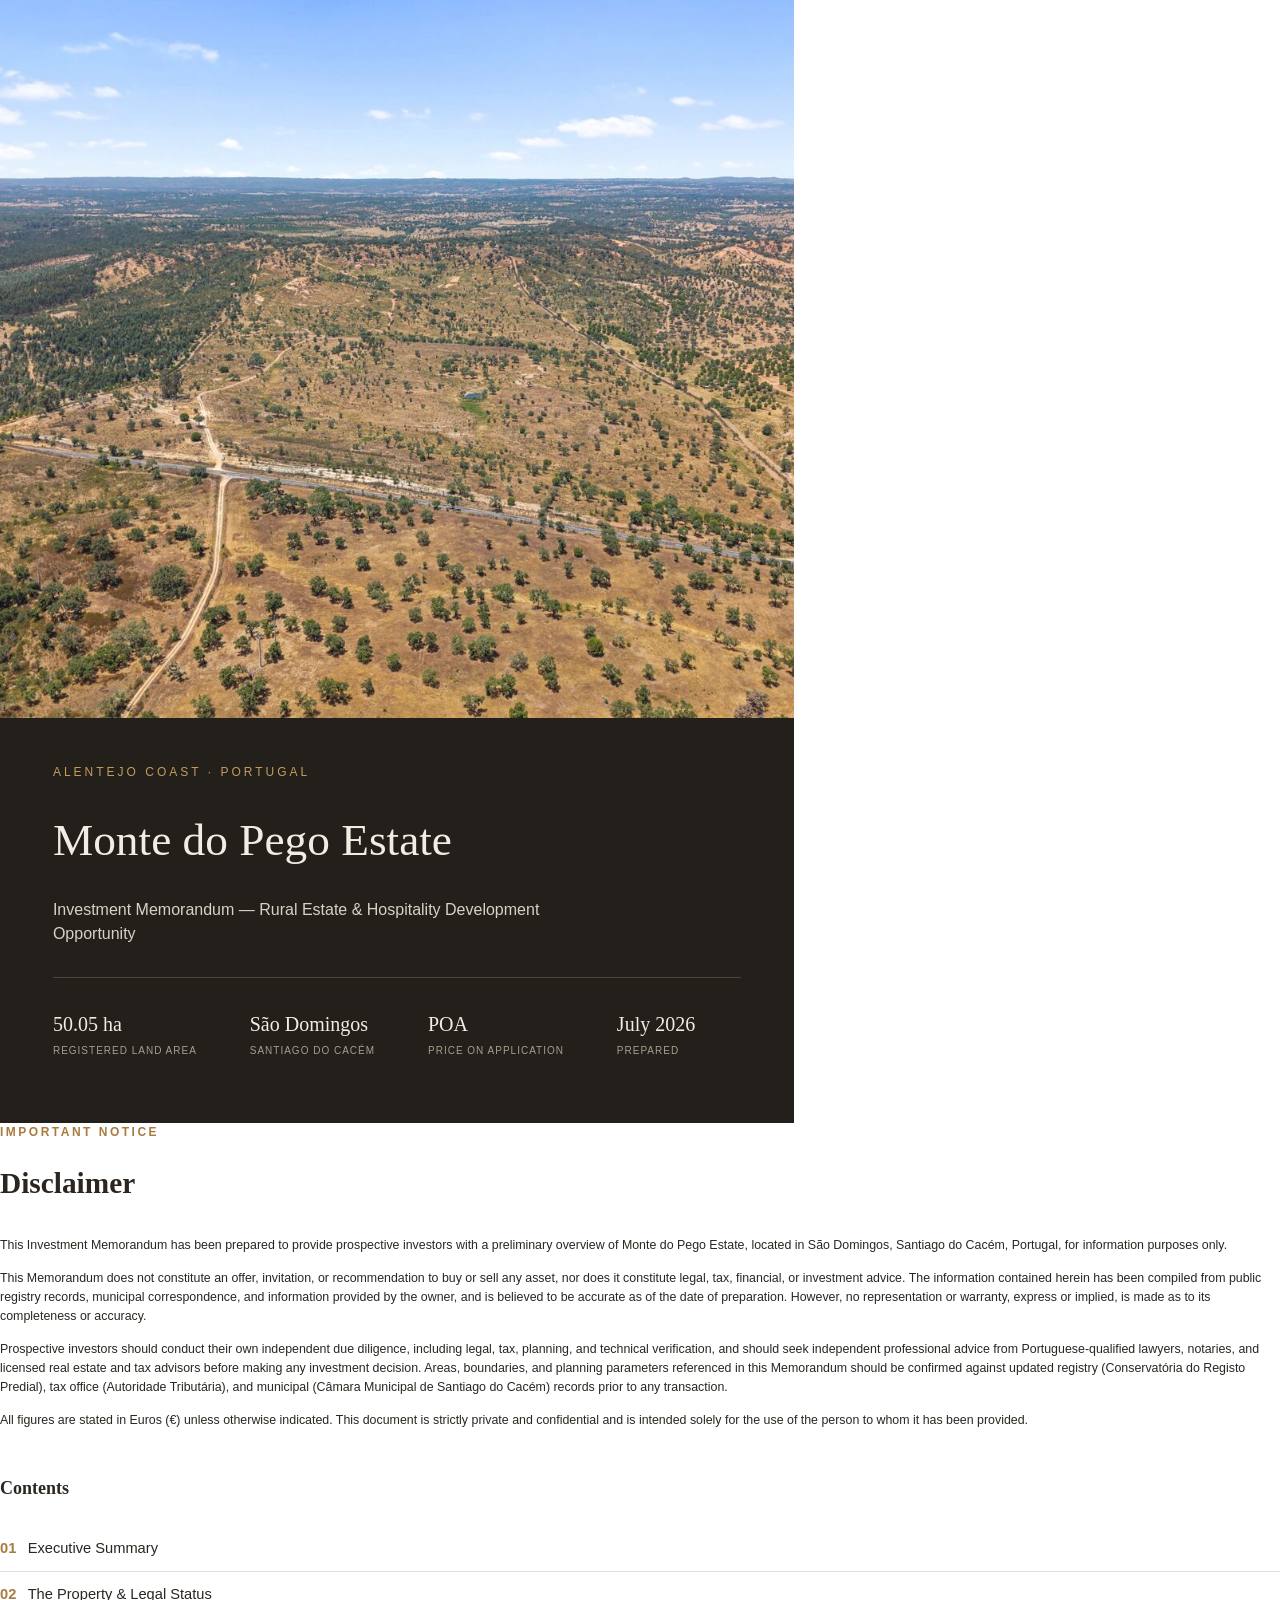
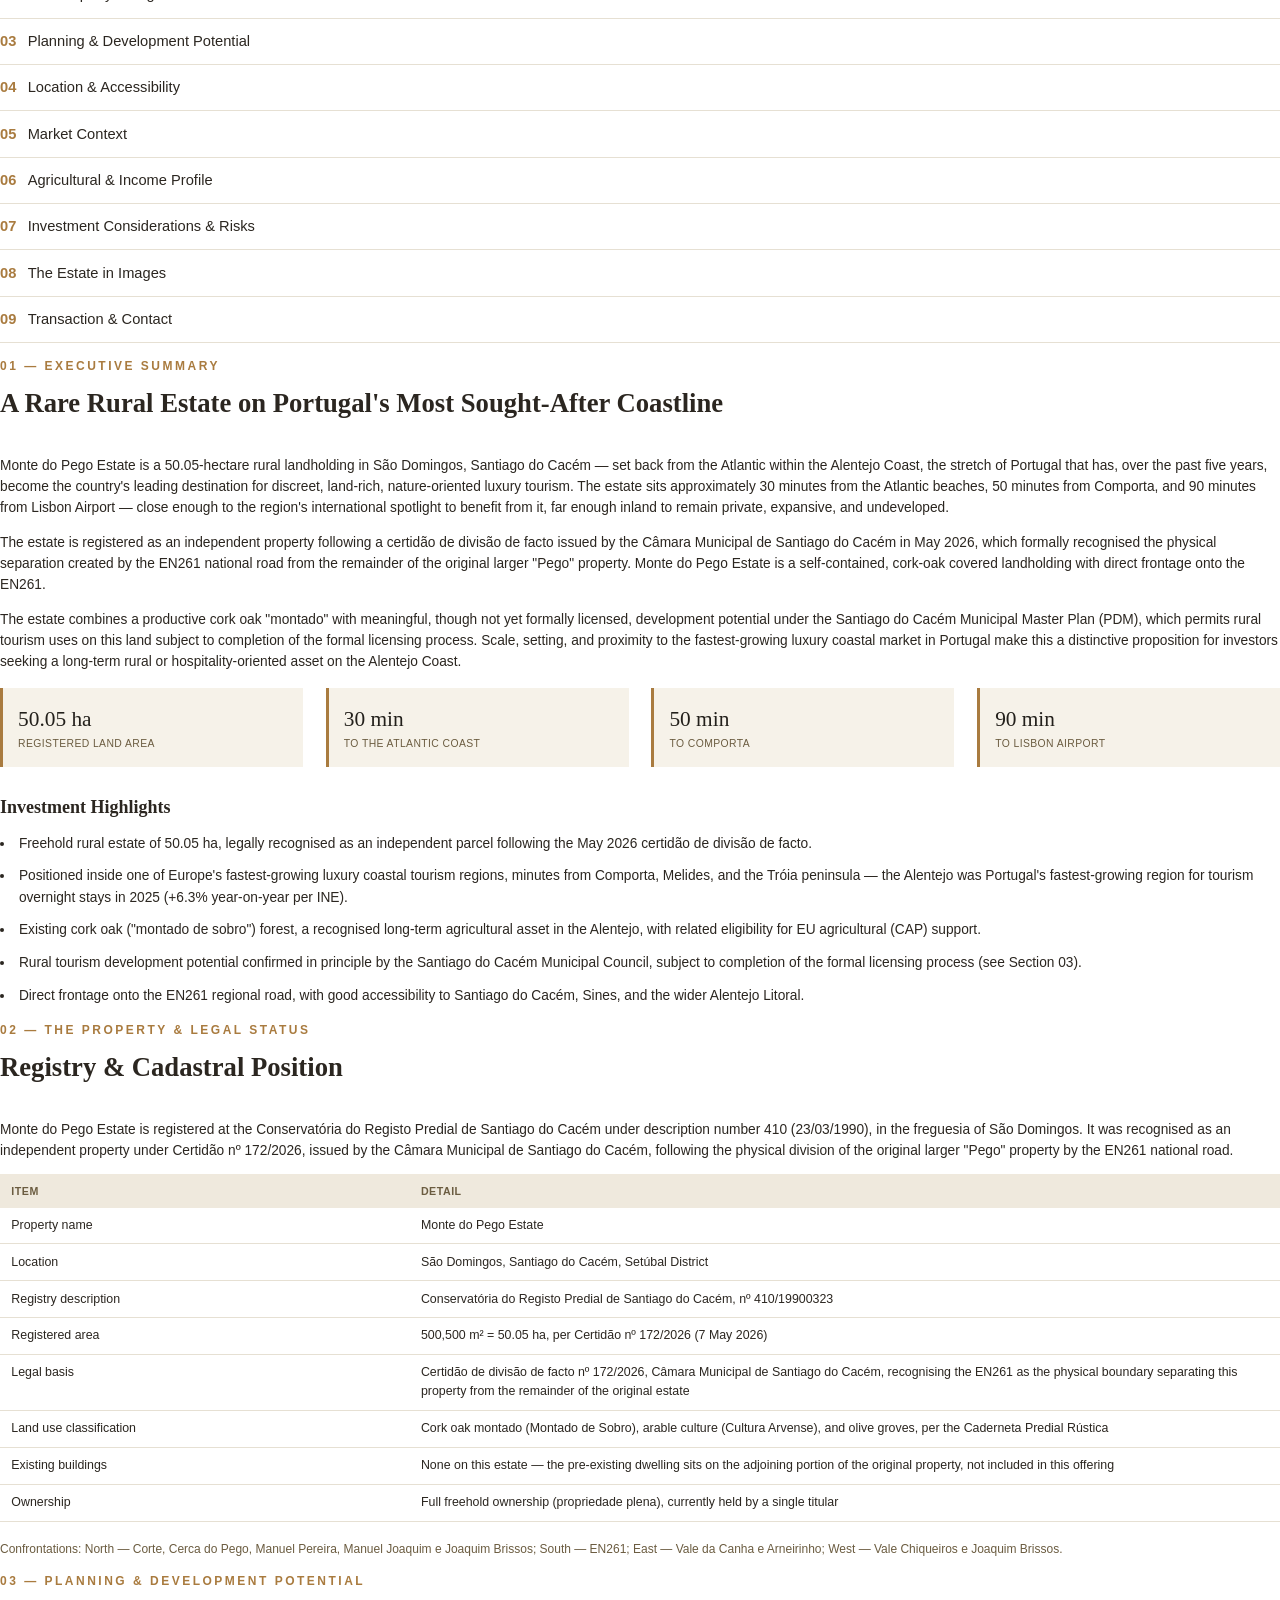
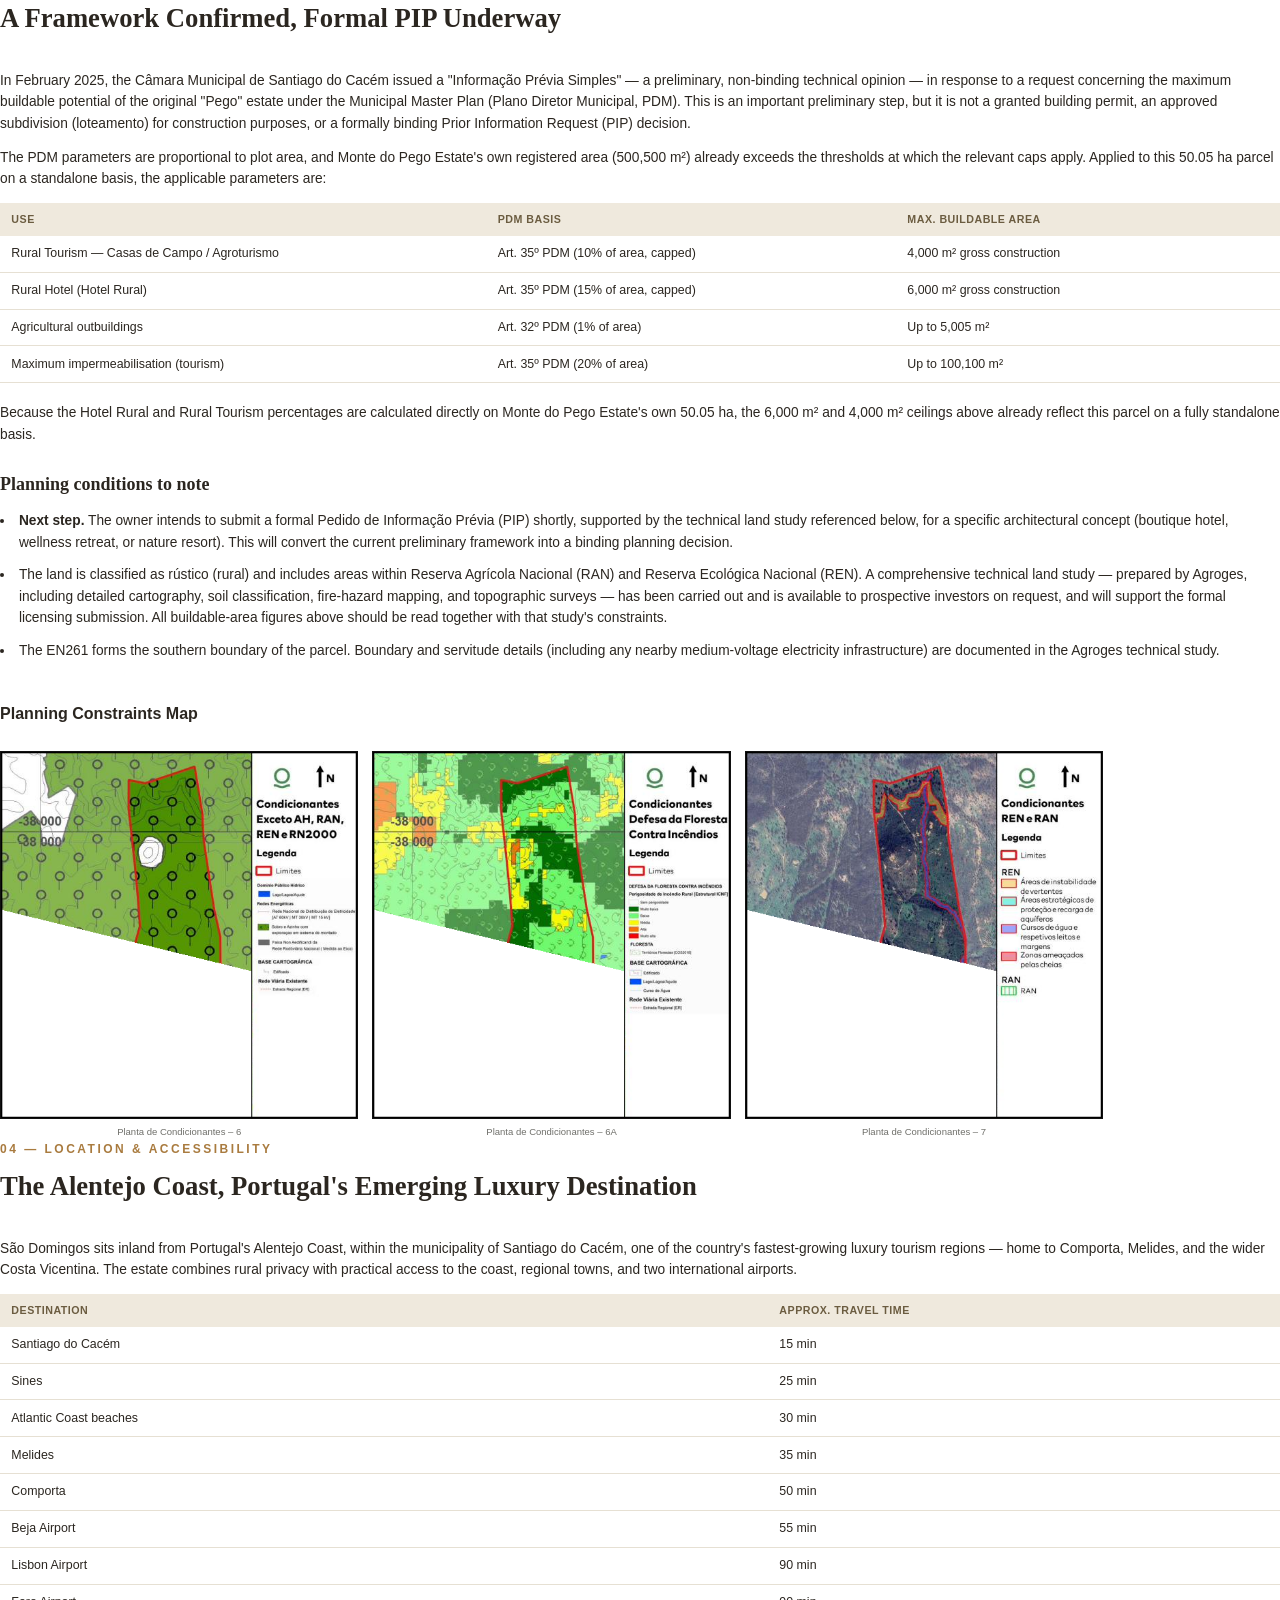
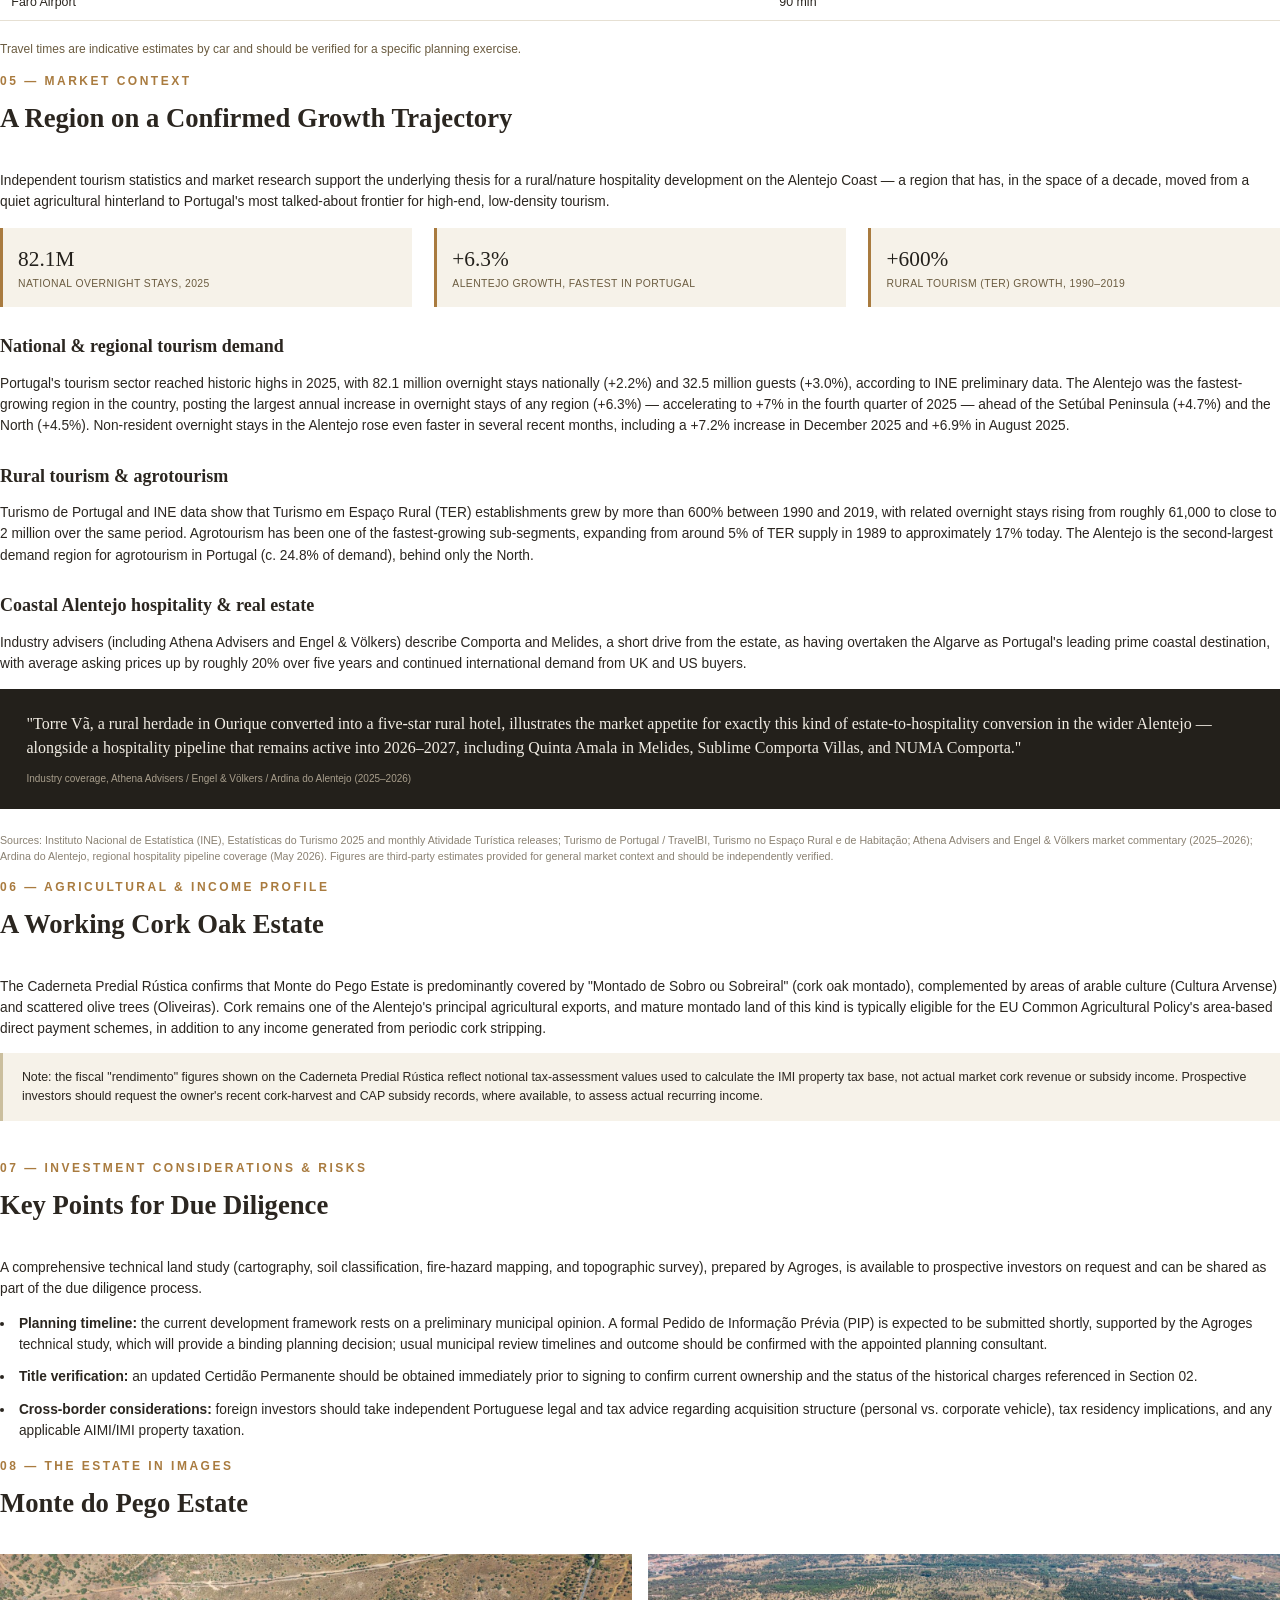
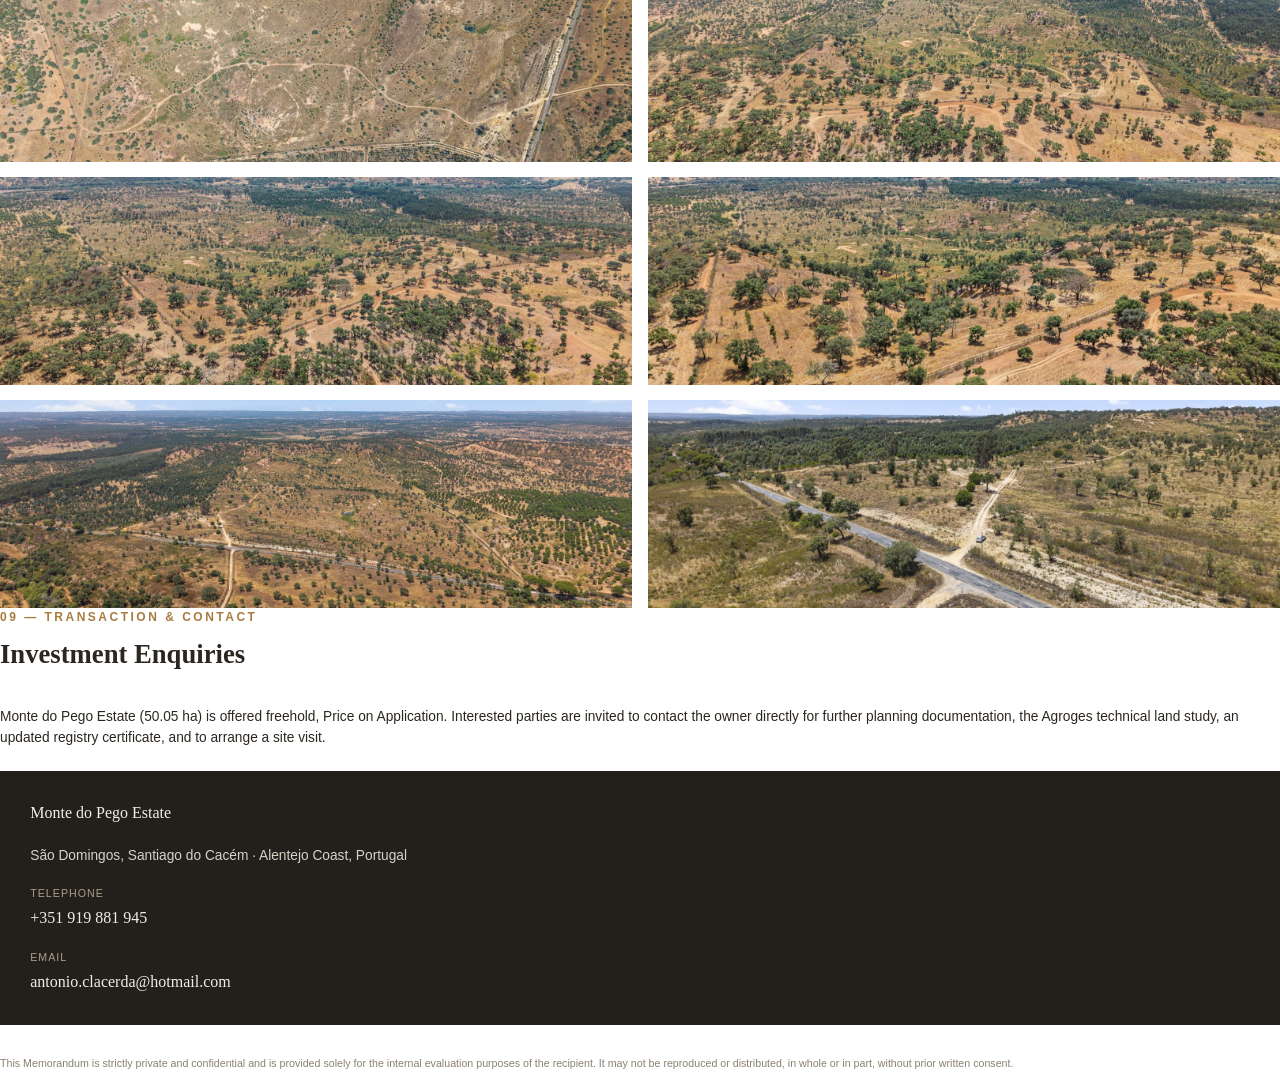
<file: downloads/memo/en.html>
<!DOCTYPE html>
<html>
<head>
<meta charset="utf-8">
<link rel="stylesheet" href="style.css">
</head>
<body>

<!-- COVER -->
<div class="cover">
  <img class="cover-image" src="hero.jpg">
  <div class="cover-lower">
    <div class="eyebrow">ALENTEJO COAST &middot; PORTUGAL</div>
    <div class="cover-title">Monte do Pego Estate</div>
    <div class="cover-sub">Investment Memorandum &mdash; Rural Estate &amp; Hospitality Development Opportunity</div>
    <div class="cover-rule"></div>
    <div class="cover-stats">
      <div>50.05 ha<span>REGISTERED LAND AREA</span></div>
      <div>São Domingos<span>SANTIAGO DO CACÉM</span></div>
      <div>POA<span>PRICE ON APPLICATION</span></div>
      <div>July 2026<span>PREPARED</span></div>
    </div>
  </div>
</div>

<!-- DISCLAIMER / TOC -->
<div class="page disclaimer">
  <div class="section-label">IMPORTANT NOTICE</div>
  <h1>Disclaimer</h1>
  <p>This Investment Memorandum has been prepared to provide prospective investors with a preliminary overview of Monte do Pego Estate, located in São Domingos, Santiago do Cacém, Portugal, for information purposes only.</p>
  <p>This Memorandum does not constitute an offer, invitation, or recommendation to buy or sell any asset, nor does it constitute legal, tax, financial, or investment advice. The information contained herein has been compiled from public registry records, municipal correspondence, and information provided by the owner, and is believed to be accurate as of the date of preparation. However, no representation or warranty, express or implied, is made as to its completeness or accuracy.</p>
  <p>Prospective investors should conduct their own independent due diligence, including legal, tax, planning, and technical verification, and should seek independent professional advice from Portuguese-qualified lawyers, notaries, and licensed real estate and tax advisors before making any investment decision. Areas, boundaries, and planning parameters referenced in this Memorandum should be confirmed against updated registry (Conservatória do Registo Predial), tax office (Autoridade Tributária), and municipal (Câmara Municipal de Santiago do Cacém) records prior to any transaction.</p>
  <p>All figures are stated in Euros (€) unless otherwise indicated. This document is strictly private and confidential and is intended solely for the use of the person to whom it has been provided.</p>

  <h2 style="margin-top:12mm;">Contents</h2>
  <ul class="toc-list">
    <li><b>01</b>Executive Summary</li>
    <li><b>02</b>The Property &amp; Legal Status</li>
    <li><b>03</b>Planning &amp; Development Potential</li>
    <li><b>04</b>Location &amp; Accessibility</li>
    <li><b>05</b>Market Context</li>
    <li><b>06</b>Agricultural &amp; Income Profile</li>
    <li><b>07</b>Investment Considerations &amp; Risks</li>
    <li><b>08</b>The Estate in Images</li>
    <li><b>09</b>Transaction &amp; Contact</li>
  </ul>
  
</div>

<!-- 01 EXECUTIVE SUMMARY -->
<div class="page">
  <div class="section-label">01 — EXECUTIVE SUMMARY</div>
  <h1 class="section-title">A Rare Rural Estate on Portugal's Most Sought-After Coastline</h1>
  <p>Monte do Pego Estate is a 50.05-hectare rural landholding in São Domingos, Santiago do Cacém — set back from the Atlantic within the Alentejo Coast, the stretch of Portugal that has, over the past five years, become the country's leading destination for discreet, land-rich, nature-oriented luxury tourism. The estate sits approximately 30 minutes from the Atlantic beaches, 50 minutes from Comporta, and 90 minutes from Lisbon Airport — close enough to the region's international spotlight to benefit from it, far enough inland to remain private, expansive, and undeveloped.</p>
  <p>The estate is registered as an independent property following a certidão de divisão de facto issued by the Câmara Municipal de Santiago do Cacém in May 2026, which formally recognised the physical separation created by the EN261 national road from the remainder of the original larger "Pego" property. Monte do Pego Estate is a self-contained, cork-oak covered landholding with direct frontage onto the EN261.</p>
  <p>The estate combines a productive cork oak "montado" with meaningful, though not yet formally licensed, development potential under the Santiago do Cacém Municipal Master Plan (PDM), which permits rural tourism uses on this land subject to completion of the formal licensing process. Scale, setting, and proximity to the fastest-growing luxury coastal market in Portugal make this a distinctive proposition for investors seeking a long-term rural or hospitality-oriented asset on the Alentejo Coast.</p>

  <div class="stat-row">
    <div class="stat-box"><div class="num">50.05 ha</div><div class="lbl">REGISTERED LAND AREA</div></div>
    <div class="stat-box"><div class="num">30 min</div><div class="lbl">TO THE ATLANTIC COAST</div></div>
    <div class="stat-box"><div class="num">50 min</div><div class="lbl">TO COMPORTA</div></div>
    <div class="stat-box"><div class="num">90 min</div><div class="lbl">TO LISBON AIRPORT</div></div>
  </div>

  <h2>Investment Highlights</h2>
  <ul class="bullets">
    <li>Freehold rural estate of 50.05 ha, legally recognised as an independent parcel following the May 2026 certidão de divisão de facto.</li>
    <li>Positioned inside one of Europe's fastest-growing luxury coastal tourism regions, minutes from Comporta, Melides, and the Tróia peninsula — the Alentejo was Portugal's fastest-growing region for tourism overnight stays in 2025 (+6.3% year-on-year per INE).</li>
    <li>Existing cork oak ("montado de sobro") forest, a recognised long-term agricultural asset in the Alentejo, with related eligibility for EU agricultural (CAP) support.</li>
    <li>Rural tourism development potential confirmed in principle by the Santiago do Cacém Municipal Council, subject to completion of the formal licensing process (see Section 03).</li>
    <li>Direct frontage onto the EN261 regional road, with good accessibility to Santiago do Cacém, Sines, and the wider Alentejo Litoral.</li>
  </ul>
  
</div>

<!-- 02 PROPERTY & LEGAL STATUS -->
<div class="page">
  <div class="section-label">02 — THE PROPERTY &amp; LEGAL STATUS</div>
  <h1 class="section-title">Registry &amp; Cadastral Position</h1>
  <p>Monte do Pego Estate is registered at the Conservatória do Registo Predial de Santiago do Cacém under description number 410 (23/03/1990), in the freguesia of São Domingos. It was recognised as an independent property under Certidão nº 172/2026, issued by the Câmara Municipal de Santiago do Cacém, following the physical division of the original larger "Pego" property by the EN261 national road.</p>

  <table>
    <tr><th style="width:32%">ITEM</th><th>DETAIL</th></tr>
    <tr><td>Property name</td><td>Monte do Pego Estate</td></tr>
    <tr><td>Location</td><td>São Domingos, Santiago do Cacém, Setúbal District</td></tr>
    <tr><td>Registry description</td><td>Conservatória do Registo Predial de Santiago do Cacém, nº 410/19900323</td></tr>
    <tr><td>Registered area</td><td>500,500 m² = 50.05 ha, per Certidão nº 172/2026 (7 May 2026)</td></tr>
    <tr><td>Legal basis</td><td>Certidão de divisão de facto nº 172/2026, Câmara Municipal de Santiago do Cacém, recognising the EN261 as the physical boundary separating this property from the remainder of the original estate</td></tr>
    <tr><td>Land use classification</td><td>Cork oak montado (Montado de Sobro), arable culture (Cultura Arvense), and olive groves, per the Caderneta Predial Rústica</td></tr>
    <tr><td>Existing buildings</td><td>None on this estate — the pre-existing dwelling sits on the adjoining portion of the original property, not included in this offering</td></tr>
    <tr><td>Ownership</td><td>Full freehold ownership (propriedade plena), currently held by a single titular</td></tr>
  </table>


  <p style="font-size:9pt;color:#6b5c40;">Confrontations: North — Corte, Cerca do Pego, Manuel Pereira, Manuel Joaquim e Joaquim Brissos; South — EN261; East — Vale da Canha e Arneirinho; West — Vale Chiqueiros e Joaquim Brissos.</p>
  
</div>

<!-- 03 PLANNING -->
<div class="page">
  <div class="section-label">03 — PLANNING &amp; DEVELOPMENT POTENTIAL</div>
  <h1 class="section-title">A Framework Confirmed, Formal PIP Underway</h1>
  <p>In February 2025, the Câmara Municipal de Santiago do Cacém issued a "Informação Prévia Simples" — a preliminary, non-binding technical opinion — in response to a request concerning the maximum buildable potential of the original "Pego" estate under the Municipal Master Plan (Plano Diretor Municipal, PDM). This is an important preliminary step, but it is not a granted building permit, an approved subdivision (loteamento) for construction purposes, or a formally binding Prior Information Request (PIP) decision.</p>
  <p>The PDM parameters are proportional to plot area, and Monte do Pego Estate's own registered area (500,500 m²) already exceeds the thresholds at which the relevant caps apply. Applied to this 50.05 ha parcel on a standalone basis, the applicable parameters are:</p>

  <table>
    <tr><th style="width:38%">USE</th><th style="width:32%">PDM BASIS</th><th>MAX. BUILDABLE AREA</th></tr>
    <tr><td>Rural Tourism — Casas de Campo / Agroturismo</td><td>Art. 35º PDM (10% of area, capped)</td><td>4,000 m² gross construction</td></tr>
    <tr><td>Rural Hotel (Hotel Rural)</td><td>Art. 35º PDM (15% of area, capped)</td><td>6,000 m² gross construction</td></tr>
    <tr><td>Agricultural outbuildings</td><td>Art. 32º PDM (1% of area)</td><td>Up to 5,005 m²</td></tr>
    <tr><td>Maximum impermeabilisation (tourism)</td><td>Art. 35º PDM (20% of area)</td><td>Up to 100,100 m²</td></tr>
  </table>
  <p>Because the Hotel Rural and Rural Tourism percentages are calculated directly on Monte do Pego Estate's own 50.05 ha, the 6,000 m² and 4,000 m² ceilings above already reflect this parcel on a fully standalone basis.</p>

  <h2>Planning conditions to note</h2>
  <ul class="bullets">
    <li><b>Next step.</b> The owner intends to submit a formal Pedido de Informação Prévia (PIP) shortly, supported by the technical land study referenced below, for a specific architectural concept (boutique hotel, wellness retreat, or nature resort). This will convert the current preliminary framework into a binding planning decision.</li>
    <li>The land is classified as rústico (rural) and includes areas within Reserva Agrícola Nacional (RAN) and Reserva Ecológica Nacional (REN). A comprehensive technical land study — prepared by Agroges, including detailed cartography, soil classification, fire-hazard mapping, and topographic surveys — has been carried out and is available to prospective investors on request, and will support the formal licensing submission. All buildable-area figures above should be read together with that study's constraints.</li>
    <li>The EN261 forms the southern boundary of the parcel. Boundary and servitude details (including any nearby medium-voltage electricity infrastructure) are documented in the Agroges technical study.</li>
  </ul>
  
<h3 class="sub" style="margin-top:40px;">Planning Constraints Map</h3>
  <div class="maps-row">
  <figure>
    <img src="map_condicionantes6_v2.png">
    <figcaption>Planta de Condicionantes – 6</figcaption>
  </figure>
  <figure>
    <img src="map_condicionantes6a_v2.png">
    <figcaption>Planta de Condicionantes – 6A</figcaption>
  </figure>
  <figure>
    <img src="map_condicionantes7_v2.png">
    <figcaption>Planta de Condicionantes – 7</figcaption>
  </figure>
</div>
</div>


<!-- 04 LOCATION -->
<div class="page">
  <div class="section-label">04 — LOCATION &amp; ACCESSIBILITY</div>
  <h1 class="section-title">The Alentejo Coast, Portugal's Emerging Luxury Destination</h1>
  <p>São Domingos sits inland from Portugal's Alentejo Coast, within the municipality of Santiago do Cacém, one of the country's fastest-growing luxury tourism regions — home to Comporta, Melides, and the wider Costa Vicentina. The estate combines rural privacy with practical access to the coast, regional towns, and two international airports.</p>

  <table>
    <tr><th style="width:60%">DESTINATION</th><th>APPROX. TRAVEL TIME</th></tr>
    <tr><td>Santiago do Cacém</td><td>15 min</td></tr>
    <tr><td>Sines</td><td>25 min</td></tr>
    <tr><td>Atlantic Coast beaches</td><td>30 min</td></tr>
    <tr><td>Melides</td><td>35 min</td></tr>
    <tr><td>Comporta</td><td>50 min</td></tr>
    <tr><td>Beja Airport</td><td>55 min</td></tr>
    <tr><td>Lisbon Airport</td><td>90 min</td></tr>
    <tr><td>Faro Airport</td><td>90 min</td></tr>
  </table>
  <p style="font-size:9pt;color:#6b5c40;">Travel times are indicative estimates by car and should be verified for a specific planning exercise.</p>
  
</div>

<!-- 05 MARKET CONTEXT -->
<div class="page">
  <div class="section-label">05 — MARKET CONTEXT</div>
  <h1 class="section-title">A Region on a Confirmed Growth Trajectory</h1>
  <p>Independent tourism statistics and market research support the underlying thesis for a rural/nature hospitality development on the Alentejo Coast — a region that has, in the space of a decade, moved from a quiet agricultural hinterland to Portugal's most talked-about frontier for high-end, low-density tourism.</p>

  <div class="stat-row">
    <div class="stat-box"><div class="num">82.1M</div><div class="lbl">NATIONAL OVERNIGHT STAYS, 2025</div></div>
    <div class="stat-box"><div class="num">+6.3%</div><div class="lbl">ALENTEJO GROWTH, FASTEST IN PORTUGAL</div></div>
    <div class="stat-box"><div class="num">+600%</div><div class="lbl">RURAL TOURISM (TER) GROWTH, 1990–2019</div></div>
  </div>

  <h2>National &amp; regional tourism demand</h2>
  <p>Portugal's tourism sector reached historic highs in 2025, with 82.1 million overnight stays nationally (+2.2%) and 32.5 million guests (+3.0%), according to INE preliminary data. The Alentejo was the fastest-growing region in the country, posting the largest annual increase in overnight stays of any region (+6.3%) — accelerating to +7% in the fourth quarter of 2025 — ahead of the Setúbal Peninsula (+4.7%) and the North (+4.5%). Non-resident overnight stays in the Alentejo rose even faster in several recent months, including a +7.2% increase in December 2025 and +6.9% in August 2025.</p>

  <h2>Rural tourism &amp; agrotourism</h2>
  <p>Turismo de Portugal and INE data show that Turismo em Espaço Rural (TER) establishments grew by more than 600% between 1990 and 2019, with related overnight stays rising from roughly 61,000 to close to 2 million over the same period. Agrotourism has been one of the fastest-growing sub-segments, expanding from around 5% of TER supply in 1989 to approximately 17% today. The Alentejo is the second-largest demand region for agrotourism in Portugal (c. 24.8% of demand), behind only the North.</p>

  <h2>Coastal Alentejo hospitality &amp; real estate</h2>
  <p>Industry advisers (including Athena Advisers and Engel &amp; Völkers) describe Comporta and Melides, a short drive from the estate, as having overtaken the Algarve as Portugal's leading prime coastal destination, with average asking prices up by roughly 20% over five years and continued international demand from UK and US buyers.</p>

  <div class="callout">
    "Torre Vã, a rural herdade in Ourique converted into a five-star rural hotel, illustrates the market appetite for exactly this kind of estate-to-hospitality conversion in the wider Alentejo — alongside a hospitality pipeline that remains active into 2026–2027, including Quinta Amala in Melides, Sublime Comporta Villas, and NUMA Comporta."
    <div class="src">Industry coverage, Athena Advisers / Engel &amp; Völkers / Ardina do Alentejo (2025–2026)</div>
  </div>

  <p style="font-size:8pt;color:#8a8172;">Sources: Instituto Nacional de Estatística (INE), Estatísticas do Turismo 2025 and monthly Atividade Turística releases; Turismo de Portugal / TravelBI, Turismo no Espaço Rural e de Habitação; Athena Advisers and Engel &amp; Völkers market commentary (2025–2026); Ardina do Alentejo, regional hospitality pipeline coverage (May 2026). Figures are third-party estimates provided for general market context and should be independently verified.</p>
  
</div>

<!-- 06 AGRICULTURAL -->
<div class="page">
  <div class="section-label">06 — AGRICULTURAL &amp; INCOME PROFILE</div>
  <h1 class="section-title">A Working Cork Oak Estate</h1>
  <p>The Caderneta Predial Rústica confirms that Monte do Pego Estate is predominantly covered by "Montado de Sobro ou Sobreiral" (cork oak montado), complemented by areas of arable culture (Cultura Arvense) and scattered olive trees (Oliveiras). Cork remains one of the Alentejo's principal agricultural exports, and mature montado land of this kind is typically eligible for the EU Common Agricultural Policy's area-based direct payment schemes, in addition to any income generated from periodic cork stripping.</p>
  <div class="note">Note: the fiscal "rendimento" figures shown on the Caderneta Predial Rústica reflect notional tax-assessment values used to calculate the IMI property tax base, not actual market cork revenue or subsidy income. Prospective investors should request the owner's recent cork-harvest and CAP subsidy records, where available, to assess actual recurring income.</div>

  <div class="section-label" style="margin-top:10mm;">07 — INVESTMENT CONSIDERATIONS &amp; RISKS</div>
  <h1 class="section-title">Key Points for Due Diligence</h1>
  <p>A comprehensive technical land study (cartography, soil classification, fire-hazard mapping, and topographic survey), prepared by Agroges, is available to prospective investors on request and can be shared as part of the due diligence process.</p>
  <ul class="bullets">
    <li><b>Planning timeline:</b> the current development framework rests on a preliminary municipal opinion. A formal Pedido de Informação Prévia (PIP) is expected to be submitted shortly, supported by the Agroges technical study, which will provide a binding planning decision; usual municipal review timelines and outcome should be confirmed with the appointed planning consultant.</li>
    <li><b>Title verification:</b> an updated Certidão Permanente should be obtained immediately prior to signing to confirm current ownership and the status of the historical charges referenced in Section 02.</li>
    <li><b>Cross-border considerations:</b> foreign investors should take independent Portuguese legal and tax advice regarding acquisition structure (personal vs. corporate vehicle), tax residency implications, and any applicable AIMI/IMI property taxation.</li>
  </ul>
  
</div>

<!-- 08 IMAGES -->
<div class="page">
  <div class="section-label">08 — THE ESTATE IN IMAGES</div>
  <h1 class="section-title">Monte do Pego Estate</h1>
  <div class="gallery">
    <img src="1.jpg"><img src="2.jpg">
    <img src="3.jpg"><img src="4.jpg">
    <img src="5.jpg"><img src="6.jpg">
  </div>
  
</div>

<!-- 09 CONTACT -->
<div class="page">
  <div class="section-label">09 — TRANSACTION &amp; CONTACT</div>
  <h1 class="section-title">Investment Enquiries</h1>
  <p>Monte do Pego Estate (50.05 ha) is offered freehold, Price on Application. Interested parties are invited to contact the owner directly for further planning documentation, the Agroges technical land study, an updated registry certificate, and to arrange a site visit.</p>
  <div class="contact-box">
    <div class="val serif">Monte do Pego Estate</div>
    <p style="color:#d8d2c6;margin-bottom:5mm;">São Domingos, Santiago do Cacém · Alentejo Coast, Portugal</p>
    <div class="label">TELEPHONE</div>
    <div class="val">+351 919 881 945</div>
    <div class="label">EMAIL</div>
    <div class="val" style="margin-bottom:0;">antonio.clacerda@hotmail.com</div>
  </div>
  <p style="font-size:8pt;color:#8a8172;margin-top:8mm;">This Memorandum is strictly private and confidential and is provided solely for the internal evaluation purposes of the recipient. It may not be reproduced or distributed, in whole or in part, without prior written consent.</p>
  
</div>

</body>
</html>
</file>
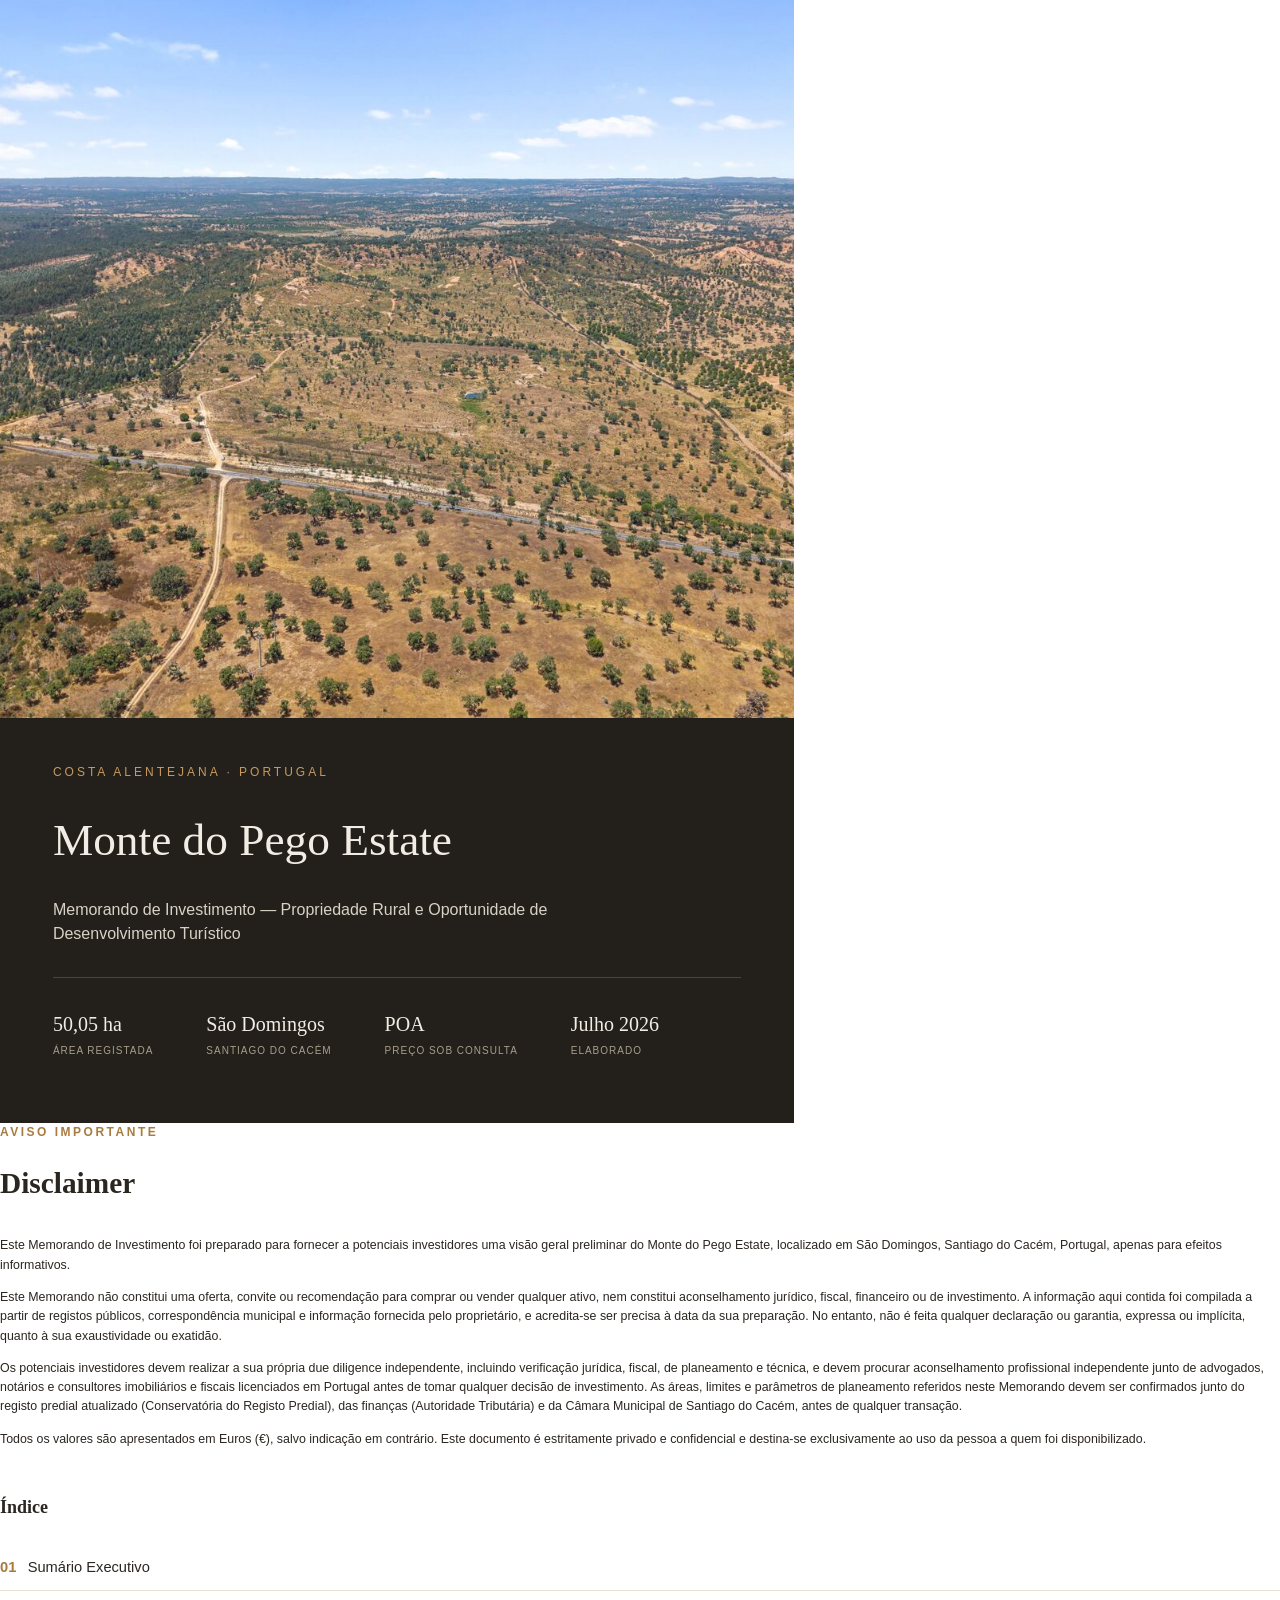
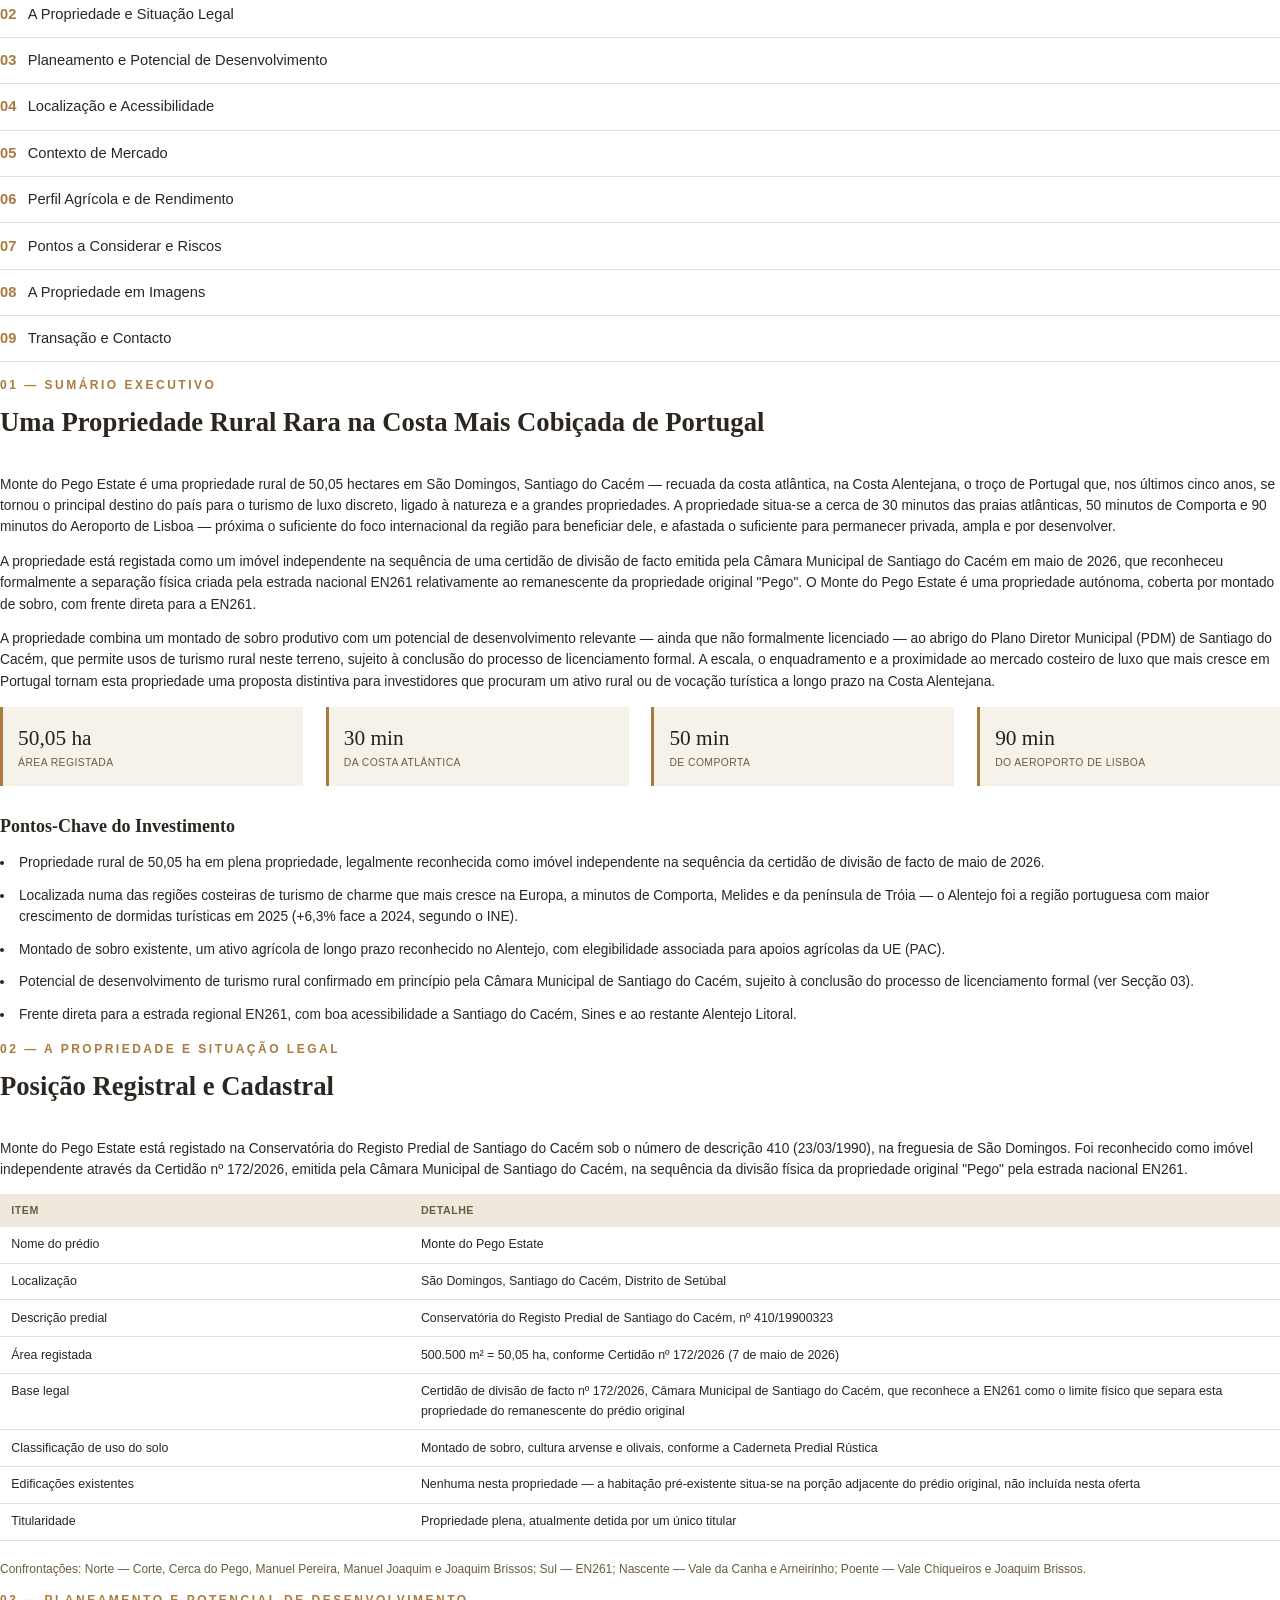
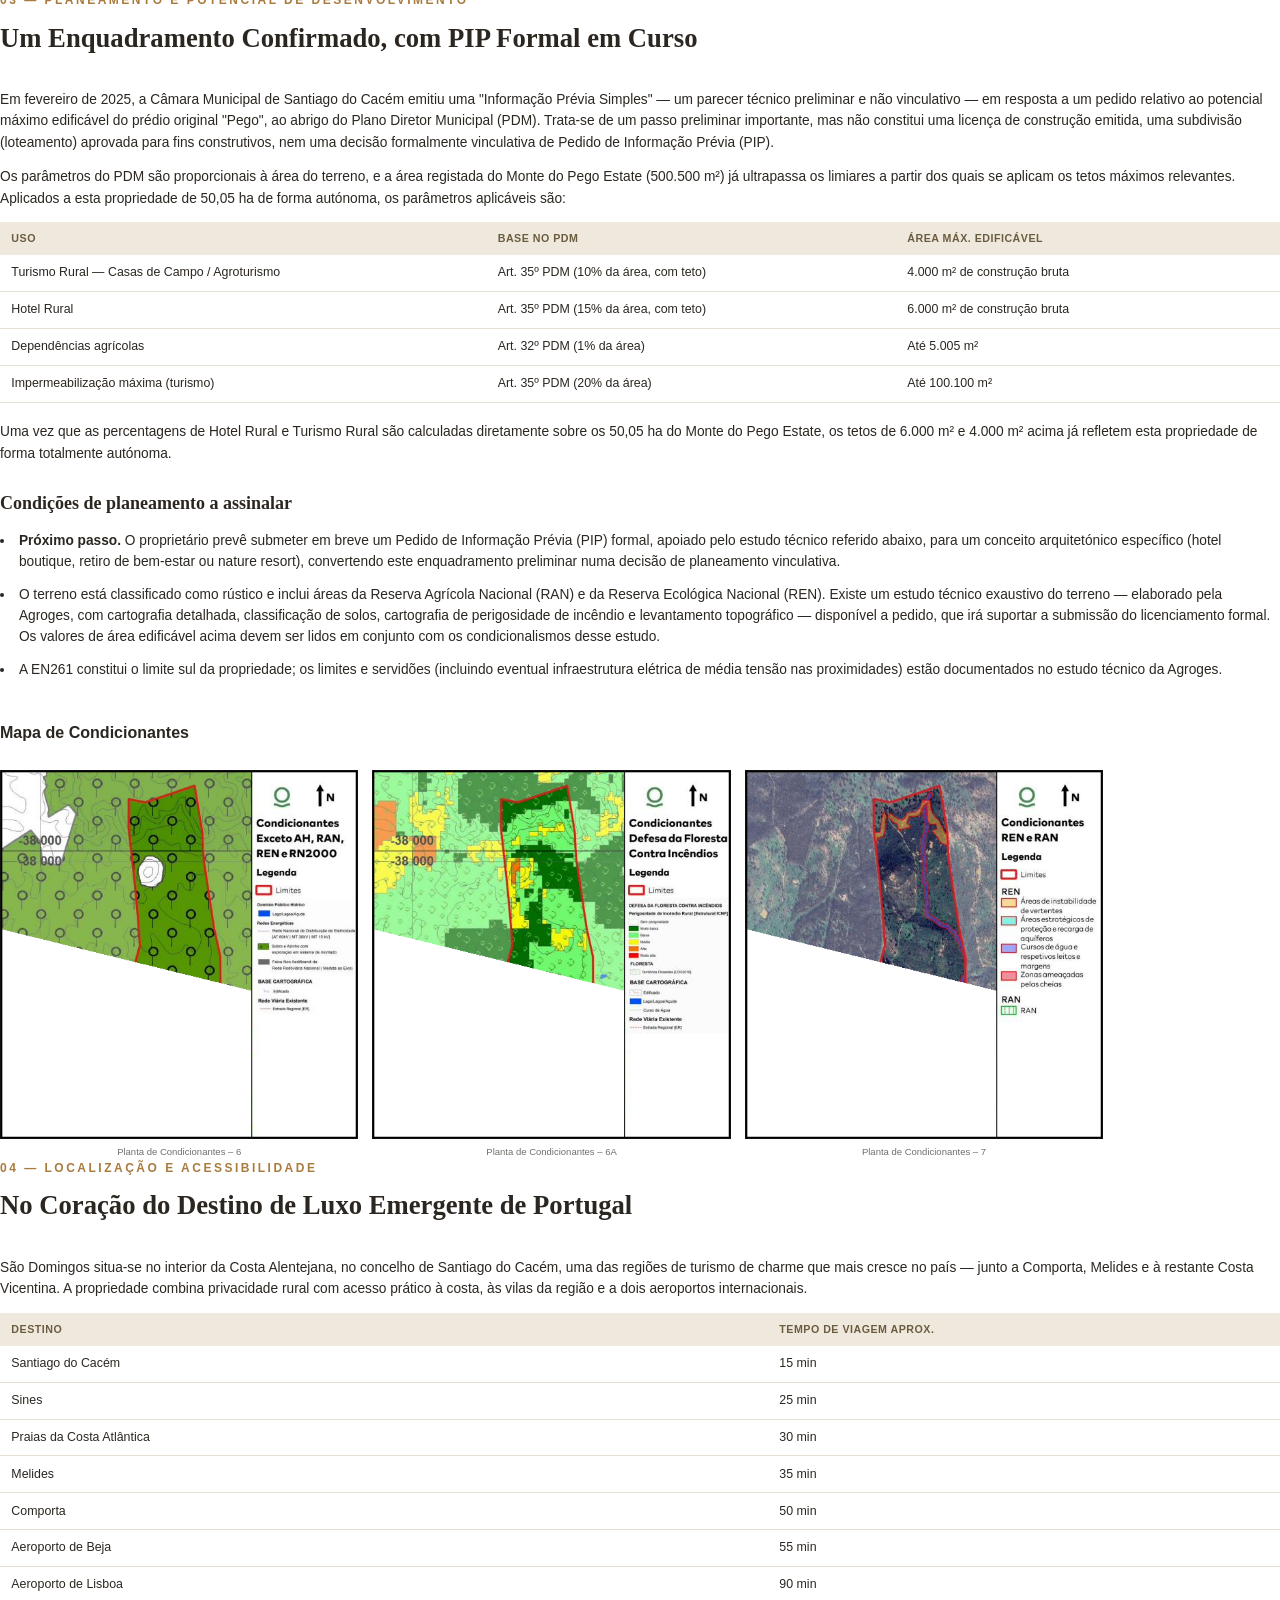
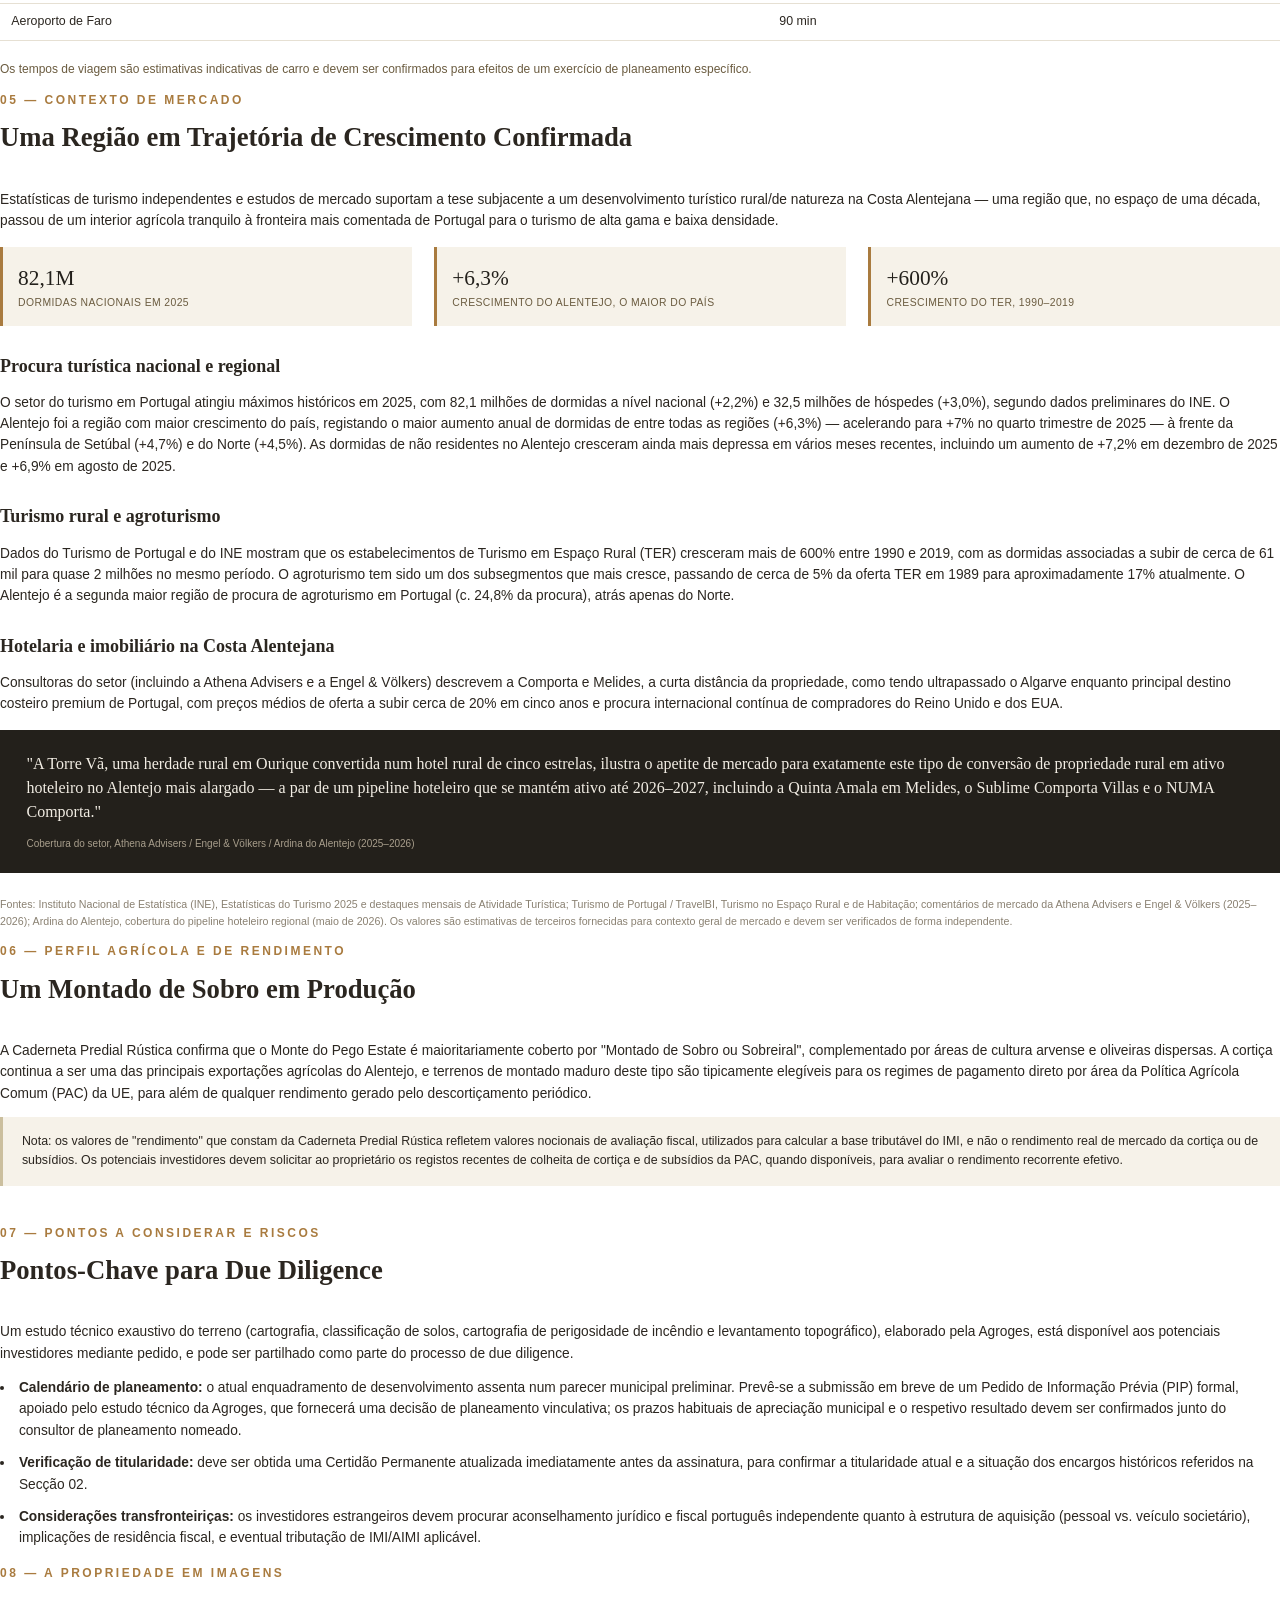
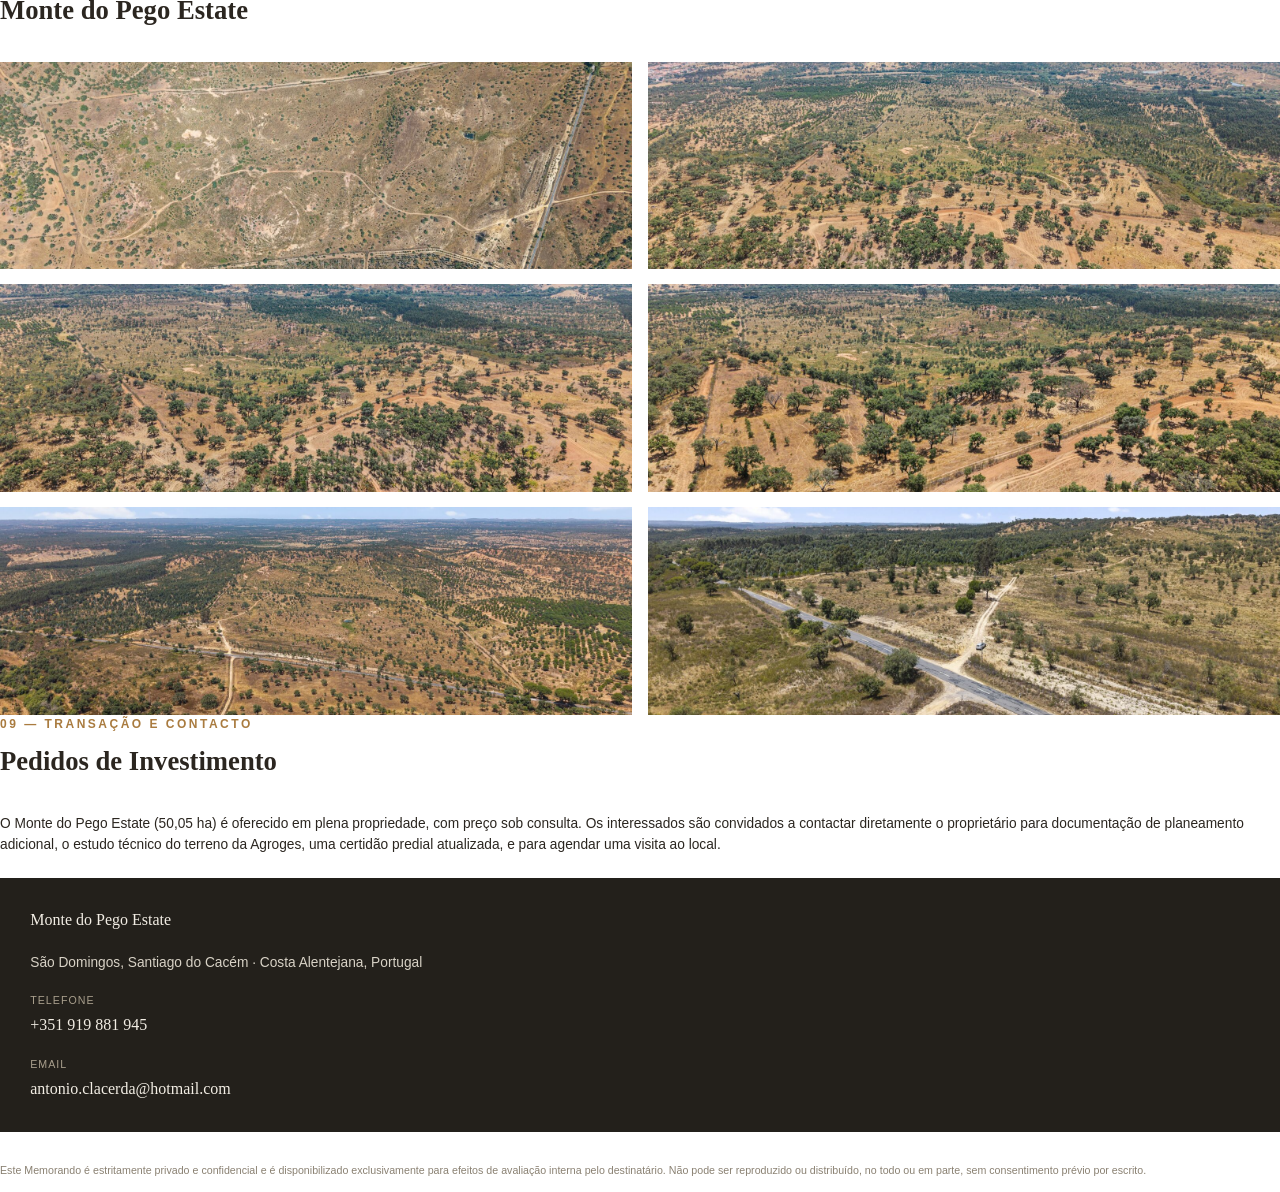
<file: downloads/memo/pt.html>
<!DOCTYPE html>
<html>
<head>
<meta charset="utf-8">
<link rel="stylesheet" href="style.css">
</head>
<body>

<!-- COVER -->
<div class="cover">
  <img class="cover-image" src="hero.jpg">
  <div class="cover-lower">
    <div class="eyebrow">COSTA ALENTEJANA &middot; PORTUGAL</div>
    <div class="cover-title">Monte do Pego Estate</div>
    <div class="cover-sub">Memorando de Investimento &mdash; Propriedade Rural e Oportunidade de Desenvolvimento Turístico</div>
    <div class="cover-rule"></div>
    <div class="cover-stats">
      <div>50,05 ha<span>ÁREA REGISTADA</span></div>
      <div>São Domingos<span>SANTIAGO DO CACÉM</span></div>
      <div>POA<span>PREÇO SOB CONSULTA</span></div>
      <div>Julho 2026<span>ELABORADO</span></div>
    </div>
  </div>
</div>

<!-- DISCLAIMER / TOC -->
<div class="page disclaimer">
  <div class="section-label">AVISO IMPORTANTE</div>
  <h1>Disclaimer</h1>
  <p>Este Memorando de Investimento foi preparado para fornecer a potenciais investidores uma visão geral preliminar do Monte do Pego Estate, localizado em São Domingos, Santiago do Cacém, Portugal, apenas para efeitos informativos.</p>
  <p>Este Memorando não constitui uma oferta, convite ou recomendação para comprar ou vender qualquer ativo, nem constitui aconselhamento jurídico, fiscal, financeiro ou de investimento. A informação aqui contida foi compilada a partir de registos públicos, correspondência municipal e informação fornecida pelo proprietário, e acredita-se ser precisa à data da sua preparação. No entanto, não é feita qualquer declaração ou garantia, expressa ou implícita, quanto à sua exaustividade ou exatidão.</p>
  <p>Os potenciais investidores devem realizar a sua própria due diligence independente, incluindo verificação jurídica, fiscal, de planeamento e técnica, e devem procurar aconselhamento profissional independente junto de advogados, notários e consultores imobiliários e fiscais licenciados em Portugal antes de tomar qualquer decisão de investimento. As áreas, limites e parâmetros de planeamento referidos neste Memorando devem ser confirmados junto do registo predial atualizado (Conservatória do Registo Predial), das finanças (Autoridade Tributária) e da Câmara Municipal de Santiago do Cacém, antes de qualquer transação.</p>
  <p>Todos os valores são apresentados em Euros (€), salvo indicação em contrário. Este documento é estritamente privado e confidencial e destina-se exclusivamente ao uso da pessoa a quem foi disponibilizado.</p>

  <h2 style="margin-top:12mm;">Índice</h2>
  <ul class="toc-list">
    <li><b>01</b>Sumário Executivo</li>
    <li><b>02</b>A Propriedade e Situação Legal</li>
    <li><b>03</b>Planeamento e Potencial de Desenvolvimento</li>
    <li><b>04</b>Localização e Acessibilidade</li>
    <li><b>05</b>Contexto de Mercado</li>
    <li><b>06</b>Perfil Agrícola e de Rendimento</li>
    <li><b>07</b>Pontos a Considerar e Riscos</li>
    <li><b>08</b>A Propriedade em Imagens</li>
    <li><b>09</b>Transação e Contacto</li>
  </ul>
  
</div>

<!-- 01 SUMÁRIO EXECUTIVO -->
<div class="page">
  <div class="section-label">01 — SUMÁRIO EXECUTIVO</div>
  <h1 class="section-title">Uma Propriedade Rural Rara na Costa Mais Cobiçada de Portugal</h1>
  <p>Monte do Pego Estate é uma propriedade rural de 50,05 hectares em São Domingos, Santiago do Cacém — recuada da costa atlântica, na Costa Alentejana, o troço de Portugal que, nos últimos cinco anos, se tornou o principal destino do país para o turismo de luxo discreto, ligado à natureza e a grandes propriedades. A propriedade situa-se a cerca de 30 minutos das praias atlânticas, 50 minutos de Comporta e 90 minutos do Aeroporto de Lisboa — próxima o suficiente do foco internacional da região para beneficiar dele, e afastada o suficiente para permanecer privada, ampla e por desenvolver.</p>
  <p>A propriedade está registada como um imóvel independente na sequência de uma certidão de divisão de facto emitida pela Câmara Municipal de Santiago do Cacém em maio de 2026, que reconheceu formalmente a separação física criada pela estrada nacional EN261 relativamente ao remanescente da propriedade original "Pego". O Monte do Pego Estate é uma propriedade autónoma, coberta por montado de sobro, com frente direta para a EN261.</p>
  <p>A propriedade combina um montado de sobro produtivo com um potencial de desenvolvimento relevante — ainda que não formalmente licenciado — ao abrigo do Plano Diretor Municipal (PDM) de Santiago do Cacém, que permite usos de turismo rural neste terreno, sujeito à conclusão do processo de licenciamento formal. A escala, o enquadramento e a proximidade ao mercado costeiro de luxo que mais cresce em Portugal tornam esta propriedade uma proposta distintiva para investidores que procuram um ativo rural ou de vocação turística a longo prazo na Costa Alentejana.</p>

  <div class="stat-row">
    <div class="stat-box"><div class="num">50,05 ha</div><div class="lbl">ÁREA REGISTADA</div></div>
    <div class="stat-box"><div class="num">30 min</div><div class="lbl">DA COSTA ATLÂNTICA</div></div>
    <div class="stat-box"><div class="num">50 min</div><div class="lbl">DE COMPORTA</div></div>
    <div class="stat-box"><div class="num">90 min</div><div class="lbl">DO AEROPORTO DE LISBOA</div></div>
  </div>

  <h2>Pontos-Chave do Investimento</h2>
  <ul class="bullets">
    <li>Propriedade rural de 50,05 ha em plena propriedade, legalmente reconhecida como imóvel independente na sequência da certidão de divisão de facto de maio de 2026.</li>
    <li>Localizada numa das regiões costeiras de turismo de charme que mais cresce na Europa, a minutos de Comporta, Melides e da península de Tróia — o Alentejo foi a região portuguesa com maior crescimento de dormidas turísticas em 2025 (+6,3% face a 2024, segundo o INE).</li>
    <li>Montado de sobro existente, um ativo agrícola de longo prazo reconhecido no Alentejo, com elegibilidade associada para apoios agrícolas da UE (PAC).</li>
    <li>Potencial de desenvolvimento de turismo rural confirmado em princípio pela Câmara Municipal de Santiago do Cacém, sujeito à conclusão do processo de licenciamento formal (ver Secção 03).</li>
    <li>Frente direta para a estrada regional EN261, com boa acessibilidade a Santiago do Cacém, Sines e ao restante Alentejo Litoral.</li>
  </ul>
  
</div>

<!-- 02 PROPRIEDADE E SITUAÇÃO LEGAL -->
<div class="page">
  <div class="section-label">02 — A PROPRIEDADE E SITUAÇÃO LEGAL</div>
  <h1 class="section-title">Posição Registral e Cadastral</h1>
  <p>Monte do Pego Estate está registado na Conservatória do Registo Predial de Santiago do Cacém sob o número de descrição 410 (23/03/1990), na freguesia de São Domingos. Foi reconhecido como imóvel independente através da Certidão nº 172/2026, emitida pela Câmara Municipal de Santiago do Cacém, na sequência da divisão física da propriedade original "Pego" pela estrada nacional EN261.</p>

  <table>
    <tr><th style="width:32%">ITEM</th><th>DETALHE</th></tr>
    <tr><td>Nome do prédio</td><td>Monte do Pego Estate</td></tr>
    <tr><td>Localização</td><td>São Domingos, Santiago do Cacém, Distrito de Setúbal</td></tr>
    <tr><td>Descrição predial</td><td>Conservatória do Registo Predial de Santiago do Cacém, nº 410/19900323</td></tr>
    <tr><td>Área registada</td><td>500.500 m² = 50,05 ha, conforme Certidão nº 172/2026 (7 de maio de 2026)</td></tr>
    <tr><td>Base legal</td><td>Certidão de divisão de facto nº 172/2026, Câmara Municipal de Santiago do Cacém, que reconhece a EN261 como o limite físico que separa esta propriedade do remanescente do prédio original</td></tr>
    <tr><td>Classificação de uso do solo</td><td>Montado de sobro, cultura arvense e olivais, conforme a Caderneta Predial Rústica</td></tr>
    <tr><td>Edificações existentes</td><td>Nenhuma nesta propriedade — a habitação pré-existente situa-se na porção adjacente do prédio original, não incluída nesta oferta</td></tr>
    <tr><td>Titularidade</td><td>Propriedade plena, atualmente detida por um único titular</td></tr>
  </table>


  <p style="font-size:9pt;color:#6b5c40;">Confrontações: Norte — Corte, Cerca do Pego, Manuel Pereira, Manuel Joaquim e Joaquim Brissos; Sul — EN261; Nascente — Vale da Canha e Arneirinho; Poente — Vale Chiqueiros e Joaquim Brissos.</p>
  
</div>

<!-- 03 PLANEAMENTO -->
<div class="page">
  <div class="section-label">03 — PLANEAMENTO E POTENCIAL DE DESENVOLVIMENTO</div>
  <h1 class="section-title">Um Enquadramento Confirmado, com PIP Formal em Curso</h1>
  <p>Em fevereiro de 2025, a Câmara Municipal de Santiago do Cacém emitiu uma "Informação Prévia Simples" — um parecer técnico preliminar e não vinculativo — em resposta a um pedido relativo ao potencial máximo edificável do prédio original "Pego", ao abrigo do Plano Diretor Municipal (PDM). Trata-se de um passo preliminar importante, mas não constitui uma licença de construção emitida, uma subdivisão (loteamento) aprovada para fins construtivos, nem uma decisão formalmente vinculativa de Pedido de Informação Prévia (PIP).</p>
  <p>Os parâmetros do PDM são proporcionais à área do terreno, e a área registada do Monte do Pego Estate (500.500 m²) já ultrapassa os limiares a partir dos quais se aplicam os tetos máximos relevantes. Aplicados a esta propriedade de 50,05 ha de forma autónoma, os parâmetros aplicáveis são:</p>

  <table>
    <tr><th style="width:38%">USO</th><th style="width:32%">BASE NO PDM</th><th>ÁREA MÁX. EDIFICÁVEL</th></tr>
    <tr><td>Turismo Rural — Casas de Campo / Agroturismo</td><td>Art. 35º PDM (10% da área, com teto)</td><td>4.000 m² de construção bruta</td></tr>
    <tr><td>Hotel Rural</td><td>Art. 35º PDM (15% da área, com teto)</td><td>6.000 m² de construção bruta</td></tr>
    <tr><td>Dependências agrícolas</td><td>Art. 32º PDM (1% da área)</td><td>Até 5.005 m²</td></tr>
    <tr><td>Impermeabilização máxima (turismo)</td><td>Art. 35º PDM (20% da área)</td><td>Até 100.100 m²</td></tr>
  </table>
  <p>Uma vez que as percentagens de Hotel Rural e Turismo Rural são calculadas diretamente sobre os 50,05 ha do Monte do Pego Estate, os tetos de 6.000 m² e 4.000 m² acima já refletem esta propriedade de forma totalmente autónoma.</p>

  <h2>Condições de planeamento a assinalar</h2>
  <ul class="bullets">
    <li><b>Próximo passo.</b> O proprietário prevê submeter em breve um Pedido de Informação Prévia (PIP) formal, apoiado pelo estudo técnico referido abaixo, para um conceito arquitetónico específico (hotel boutique, retiro de bem-estar ou nature resort), convertendo este enquadramento preliminar numa decisão de planeamento vinculativa.</li>
    <li>O terreno está classificado como rústico e inclui áreas da Reserva Agrícola Nacional (RAN) e da Reserva Ecológica Nacional (REN). Existe um estudo técnico exaustivo do terreno — elaborado pela Agroges, com cartografia detalhada, classificação de solos, cartografia de perigosidade de incêndio e levantamento topográfico — disponível a pedido, que irá suportar a submissão do licenciamento formal. Os valores de área edificável acima devem ser lidos em conjunto com os condicionalismos desse estudo.</li>
    <li>A EN261 constitui o limite sul da propriedade; os limites e servidões (incluindo eventual infraestrutura elétrica de média tensão nas proximidades) estão documentados no estudo técnico da Agroges.</li>
  </ul>
  
  <h3 class="sub" style="margin-top:40px;">Mapa de Condicionantes</h3>
  <div class="maps-row">
  <figure>
    <img src="map_condicionantes6_v2.png">
    <figcaption>Planta de Condicionantes – 6</figcaption>
  </figure>
  <figure>
    <img src="map_condicionantes6a_v2.png">
    <figcaption>Planta de Condicionantes – 6A</figcaption>
  </figure>
  <figure>
    <img src="map_condicionantes7_v2.png">
    <figcaption>Planta de Condicionantes – 7</figcaption>
  </figure>
</div>

</div>



<!-- 04 LOCALIZAÇÃO -->
<div class="page">
  <div class="section-label">04 — LOCALIZAÇÃO E ACESSIBILIDADE</div>
  <h1 class="section-title">No Coração do Destino de Luxo Emergente de Portugal</h1>
  <p>São Domingos situa-se no interior da Costa Alentejana, no concelho de Santiago do Cacém, uma das regiões de turismo de charme que mais cresce no país — junto a Comporta, Melides e à restante Costa Vicentina. A propriedade combina privacidade rural com acesso prático à costa, às vilas da região e a dois aeroportos internacionais.</p>

  <table>
    <tr><th style="width:60%">DESTINO</th><th>TEMPO DE VIAGEM APROX.</th></tr>
    <tr><td>Santiago do Cacém</td><td>15 min</td></tr>
    <tr><td>Sines</td><td>25 min</td></tr>
    <tr><td>Praias da Costa Atlântica</td><td>30 min</td></tr>
    <tr><td>Melides</td><td>35 min</td></tr>
    <tr><td>Comporta</td><td>50 min</td></tr>
    <tr><td>Aeroporto de Beja</td><td>55 min</td></tr>
    <tr><td>Aeroporto de Lisboa</td><td>90 min</td></tr>
    <tr><td>Aeroporto de Faro</td><td>90 min</td></tr>
  </table>
  <p style="font-size:9pt;color:#6b5c40;">Os tempos de viagem são estimativas indicativas de carro e devem ser confirmados para efeitos de um exercício de planeamento específico.</p>
  
</div>

<!-- 05 CONTEXTO DE MERCADO -->
<div class="page">
  <div class="section-label">05 — CONTEXTO DE MERCADO</div>
  <h1 class="section-title">Uma Região em Trajetória de Crescimento Confirmada</h1>
  <p>Estatísticas de turismo independentes e estudos de mercado suportam a tese subjacente a um desenvolvimento turístico rural/de natureza na Costa Alentejana — uma região que, no espaço de uma década, passou de um interior agrícola tranquilo à fronteira mais comentada de Portugal para o turismo de alta gama e baixa densidade.</p>

  <div class="stat-row">
    <div class="stat-box"><div class="num">82,1M</div><div class="lbl">DORMIDAS NACIONAIS EM 2025</div></div>
    <div class="stat-box"><div class="num">+6,3%</div><div class="lbl">CRESCIMENTO DO ALENTEJO, O MAIOR DO PAÍS</div></div>
    <div class="stat-box"><div class="num">+600%</div><div class="lbl">CRESCIMENTO DO TER, 1990–2019</div></div>
  </div>

  <h2>Procura turística nacional e regional</h2>
  <p>O setor do turismo em Portugal atingiu máximos históricos em 2025, com 82,1 milhões de dormidas a nível nacional (+2,2%) e 32,5 milhões de hóspedes (+3,0%), segundo dados preliminares do INE. O Alentejo foi a região com maior crescimento do país, registando o maior aumento anual de dormidas de entre todas as regiões (+6,3%) — acelerando para +7% no quarto trimestre de 2025 — à frente da Península de Setúbal (+4,7%) e do Norte (+4,5%). As dormidas de não residentes no Alentejo cresceram ainda mais depressa em vários meses recentes, incluindo um aumento de +7,2% em dezembro de 2025 e +6,9% em agosto de 2025.</p>

  <h2>Turismo rural e agroturismo</h2>
  <p>Dados do Turismo de Portugal e do INE mostram que os estabelecimentos de Turismo em Espaço Rural (TER) cresceram mais de 600% entre 1990 e 2019, com as dormidas associadas a subir de cerca de 61 mil para quase 2 milhões no mesmo período. O agroturismo tem sido um dos subsegmentos que mais cresce, passando de cerca de 5% da oferta TER em 1989 para aproximadamente 17% atualmente. O Alentejo é a segunda maior região de procura de agroturismo em Portugal (c. 24,8% da procura), atrás apenas do Norte.</p>

  <h2>Hotelaria e imobiliário na Costa Alentejana</h2>
  <p>Consultoras do setor (incluindo a Athena Advisers e a Engel &amp; Völkers) descrevem a Comporta e Melides, a curta distância da propriedade, como tendo ultrapassado o Algarve enquanto principal destino costeiro premium de Portugal, com preços médios de oferta a subir cerca de 20% em cinco anos e procura internacional contínua de compradores do Reino Unido e dos EUA.</p>

  <div class="callout">
    "A Torre Vã, uma herdade rural em Ourique convertida num hotel rural de cinco estrelas, ilustra o apetite de mercado para exatamente este tipo de conversão de propriedade rural em ativo hoteleiro no Alentejo mais alargado — a par de um pipeline hoteleiro que se mantém ativo até 2026–2027, incluindo a Quinta Amala em Melides, o Sublime Comporta Villas e o NUMA Comporta."
    <div class="src">Cobertura do setor, Athena Advisers / Engel &amp; Völkers / Ardina do Alentejo (2025–2026)</div>
  </div>

  <p style="font-size:8pt;color:#8a8172;">Fontes: Instituto Nacional de Estatística (INE), Estatísticas do Turismo 2025 e destaques mensais de Atividade Turística; Turismo de Portugal / TravelBI, Turismo no Espaço Rural e de Habitação; comentários de mercado da Athena Advisers e Engel &amp; Völkers (2025–2026); Ardina do Alentejo, cobertura do pipeline hoteleiro regional (maio de 2026). Os valores são estimativas de terceiros fornecidas para contexto geral de mercado e devem ser verificados de forma independente.</p>
  
</div>

<!-- 06 AGRÍCOLA -->
<div class="page">
  <div class="section-label">06 — PERFIL AGRÍCOLA E DE RENDIMENTO</div>
  <h1 class="section-title">Um Montado de Sobro em Produção</h1>
  <p>A Caderneta Predial Rústica confirma que o Monte do Pego Estate é maioritariamente coberto por "Montado de Sobro ou Sobreiral", complementado por áreas de cultura arvense e oliveiras dispersas. A cortiça continua a ser uma das principais exportações agrícolas do Alentejo, e terrenos de montado maduro deste tipo são tipicamente elegíveis para os regimes de pagamento direto por área da Política Agrícola Comum (PAC) da UE, para além de qualquer rendimento gerado pelo descortiçamento periódico.</p>
  <div class="note">Nota: os valores de "rendimento" que constam da Caderneta Predial Rústica refletem valores nocionais de avaliação fiscal, utilizados para calcular a base tributável do IMI, e não o rendimento real de mercado da cortiça ou de subsídios. Os potenciais investidores devem solicitar ao proprietário os registos recentes de colheita de cortiça e de subsídios da PAC, quando disponíveis, para avaliar o rendimento recorrente efetivo.</div>

  <div class="section-label" style="margin-top:10mm;">07 — PONTOS A CONSIDERAR E RISCOS</div>
  <h1 class="section-title">Pontos-Chave para Due Diligence</h1>
  <p>Um estudo técnico exaustivo do terreno (cartografia, classificação de solos, cartografia de perigosidade de incêndio e levantamento topográfico), elaborado pela Agroges, está disponível aos potenciais investidores mediante pedido, e pode ser partilhado como parte do processo de due diligence.</p>
  <ul class="bullets">
    <li><b>Calendário de planeamento:</b> o atual enquadramento de desenvolvimento assenta num parecer municipal preliminar. Prevê-se a submissão em breve de um Pedido de Informação Prévia (PIP) formal, apoiado pelo estudo técnico da Agroges, que fornecerá uma decisão de planeamento vinculativa; os prazos habituais de apreciação municipal e o respetivo resultado devem ser confirmados junto do consultor de planeamento nomeado.</li>
    <li><b>Verificação de titularidade:</b> deve ser obtida uma Certidão Permanente atualizada imediatamente antes da assinatura, para confirmar a titularidade atual e a situação dos encargos históricos referidos na Secção 02.</li>
    <li><b>Considerações transfronteiriças:</b> os investidores estrangeiros devem procurar aconselhamento jurídico e fiscal português independente quanto à estrutura de aquisição (pessoal vs. veículo societário), implicações de residência fiscal, e eventual tributação de IMI/AIMI aplicável.</li>
  </ul>
  
</div>

<!-- 08 IMAGENS -->
<div class="page">
  <div class="section-label">08 — A PROPRIEDADE EM IMAGENS</div>
  <h1 class="section-title">Monte do Pego Estate</h1>
  <div class="gallery">
    <img src="1.jpg"><img src="2.jpg">
    <img src="3.jpg"><img src="4.jpg">
    <img src="5.jpg"><img src="6.jpg">
  </div>
  
</div>

<!-- 09 CONTACTO -->
<div class="page">
  <div class="section-label">09 — TRANSAÇÃO E CONTACTO</div>
  <h1 class="section-title">Pedidos de Investimento</h1>
  <p>O Monte do Pego Estate (50,05 ha) é oferecido em plena propriedade, com preço sob consulta. Os interessados são convidados a contactar diretamente o proprietário para documentação de planeamento adicional, o estudo técnico do terreno da Agroges, uma certidão predial atualizada, e para agendar uma visita ao local.</p>
  <div class="contact-box">
    <div class="val serif">Monte do Pego Estate</div>
    <p style="color:#d8d2c6;margin-bottom:5mm;">São Domingos, Santiago do Cacém · Costa Alentejana, Portugal</p>
    <div class="label">TELEFONE</div>
    <div class="val">+351 919 881 945</div>
    <div class="label">EMAIL</div>
    <div class="val" style="margin-bottom:0;">antonio.clacerda@hotmail.com</div>
  </div>
  <p style="font-size:8pt;color:#8a8172;margin-top:8mm;">Este Memorando é estritamente privado e confidencial e é disponibilizado exclusivamente para efeitos de avaliação interna pelo destinatário. Não pode ser reproduzido ou distribuído, no todo ou em parte, sem consentimento prévio por escrito.</p>
  
</div>

</body>
</html>
</file>
<file: style.css>
/* ===========================================
   RESET
=========================================== */

*{
    margin:0;
    padding:0;
    box-sizing:border-box;
}

html{
    scroll-behavior:smooth;
}

body{
    font-family:'Inter',sans-serif;
    background:#f5f4ef;
    color:#222;
}


/* ===========================================
   NAVBAR
=========================================== */

nav{

    position:fixed;

    top:0;
    left:0;

    width:100%;

    display:flex;

    justify-content:space-between;

    align-items:center;

    padding:28px 70px;

    z-index:999;

    background:rgba(255,255,255,.18);

    backdrop-filter:blur(18px);

    transition:.4s;

}

.logo{

    font-family:'Cormorant Garamond',serif;

    font-size:32px;

    letter-spacing:1px;

}

.logo a{

    text-decoration:none;

    color:#222;

    transition:.3s;

}

.logo a:hover{

    opacity:.7;

}

nav ul{

    display:flex;

    gap:45px;

    list-style:none;

}

nav a{

    text-decoration:none;

    color:#222;

    font-size:14px;

    letter-spacing:2px;

    text-transform:uppercase;

    transition:.3s;

}

nav a:hover{

    opacity:.55;

}

.nav-toggle{

    display:none;

    flex-direction:column;

    justify-content:center;

    gap:6px;

    width:32px;

    height:32px;

    background:none;

    border:none;

    cursor:pointer;

    z-index:1001;

    padding:0;

}

.nav-toggle span{

    display:block;

    width:100%;

    height:2px;

    background:#222;

    transition:.3s;

}

.nav-toggle.open span{

    background:#fff;

}

.nav-toggle.open span:nth-child(1){

    transform:translateY(8px) rotate(45deg);

}

.nav-toggle.open span:nth-child(2){

    opacity:0;

}

.nav-toggle.open span:nth-child(3){

    transform:translateY(-8px) rotate(-45deg);

}


/* ===========================================
   HERO
=========================================== */

.hero{

    position:relative;

    width:100%;

    height:100vh;

    overflow:hidden;

}

.hero img{

    width:100%;

    height:100%;

    object-fit:cover;

    display:block;

}

.hero-overlay{

    position:absolute;

    inset:0;

    background:linear-gradient(
        to right,
        rgba(0,0,0,.45),
        rgba(0,0,0,.20)
    );

}

.hero-text{

    position:absolute;

    left:8%;

    top:55%;

    transform:translateY(-50%);

    color:white;

    max-width:700px;

    z-index:20;

}

.hero-kicker{

    font-size:14px;

    letter-spacing:4px;

    text-transform:uppercase;

    margin-bottom:24px;

    opacity:.9;

}

.hero h1{

    font-family:'Cormorant Garamond',serif;

    font-size:72px;

    font-weight:500;

    line-height:1.05;

    margin-bottom:28px;

}

.hero-subtitle{

    font-size:24px;

    font-weight:400;

    margin-bottom:18px;

    line-height:1.3;

}

.hero-description{

    font-size:18px;

    line-height:1.7;

    max-width:620px;

    margin-bottom:40px;

}

.hero-buttons{

    display:flex;

    gap:20px;

}

.button{

    padding:18px 34px;

    text-decoration:none;

    font-size:15px;

    transition:.35s;

}

.primary{

    background:white;

    color:#222;

}

.primary:hover{

    background:#ececec;

}

.secondary{

    border:1px solid white;

    color:white;

}

.secondary:hover{

    background:white;

    color:#222;

}

/* ===========================================
   THE ESTATE
=========================================== */

.estate{

    padding:120px 8%;

    background:#f7f5f0;

}

.container{

    max-width:1400px;

    margin:auto;

}

.section-tag{

    display:block;

    font-size:13px;

    letter-spacing:4px;

    text-transform:uppercase;

    color:#8c8578;

    margin-bottom:20px;

}

.section-intro h2{

    font-family:'Cormorant Garamond',serif;

    font-size:56px;

    font-weight:500;

    max-width:800px;

    margin-bottom:70px;

    color:#222;

}

.estate-content{

    display:grid;

    grid-template-columns:1.3fr 1fr;

    gap:80px;

    align-items:start;

}

.estate-text{

    font-size:20px;

    line-height:1.9;

    color:#555;

}

.estate-text p{

    margin-bottom:32px;

}

.estate-facts{

    display:grid;

    grid-template-columns:repeat(2,1fr);

    gap:24px;

}

.fact{

    background:white;

    padding:40px;

    border:1px solid #e6e2da;

}

.fact h3{

    font-family:'Cormorant Garamond',serif;

    font-size:42px;

    font-weight:500;

    color:#1f1f1f;

    margin-bottom:10px;

}

.fact p{

    color:#666;

    line-height:1.5;

}

/* ===========================================
   DEVELOPMENT
=========================================== */

.development{

    padding:140px 8%;

    background:white;

}

.development-grid{

    display:grid;

    grid-template-columns:1.4fr 0.9fr;

    gap:90px;

    align-items:start;

}

.development-left{

    font-size:20px;

    line-height:1.9;

    color:#555;

}

.development-left p{

    margin-bottom:32px;

}

.development-right{

    display:flex;

    flex-direction:column;

    gap:28px;

}

.highlight{

    background:#f7f5f0;

    padding:42px;

    border-left:4px solid #b19463;

}

.highlight span{

    display:block;

    font-size:13px;

    letter-spacing:3px;

    text-transform:uppercase;

    color:#9b8b6f;

    margin-bottom:12px;

}

.highlight h3{

    font-family:'Cormorant Garamond',serif;

    font-size:42px;

    font-weight:500;

    margin-bottom:14px;

    color:#222;

}

.highlight p{

    color:#666;

    line-height:1.6;

}

/*========================================
LOCATION
========================================*/

.location{

    padding:140px 0;

    background:#f8f7f4;

}

.location .section-intro{

    text-align:center;

}

.location .section-intro h2{

    margin-left:auto;
    margin-right:auto;

}

.location-intro{

    max-width:900px;

    margin:0 auto 70px;

    text-align:center;

    font-size:21px;

    line-height:1.8;

}

.location-layout{

    width:90%;

    max-width:1350px;

    margin:auto;

    display:grid;

    grid-template-columns:2fr 1fr;

    gap:60px;

    align-items:start;

}

.google-map iframe{

    width:100%;

    height:600px;

    border:none;

    border-radius:14px;

    box-shadow:0 20px 50px rgba(0,0,0,.08);

}

.connections{

    background:white;

    border-radius:12px;

    padding:35px;

    box-shadow:0 15px 35px rgba(0,0,0,.06);

}

.connections h3{

    font-family:"Cormorant Garamond",serif;

    font-size:34px;

    margin-bottom:25px;

}

.connection{

    display:flex;

    justify-content:space-between;

    align-items:center;

    padding:14px 0;

    border-bottom:1px solid #ececec;

}

.connection:last-child{

    border:none;

}

.connection span{

    font-size:16px;

    color:#555;

}

.connection strong{

    font-size:18px;

    font-weight:600;

    color:#111;

}

/* =====================================================
   GALLERY
===================================================== */

.gallery{

    padding:120px 8%;

    background:#faf8f3;

}

.section-title{

    text-align:center;

    margin-bottom:70px;

}

.section-title p{

    letter-spacing:4px;

    text-transform:uppercase;

    color:#8d8573;

    font-size:13px;

    margin-bottom:15px;

}

.section-title h2{

    font-family:'Cormorant Garamond',serif;

    font-size:64px;

    font-weight:500;

    color:#222;

}

.gallery-grid{

    display:grid;

    grid-template-columns:repeat(3,1fr);

    gap:22px;

}

.gallery-grid img{

    width:100%;

    height:320px;

    object-fit:cover;

    border-radius:14px;

    cursor:pointer;

    transition:.45s;

    box-shadow:0 15px 40px rgba(0,0,0,.10);

}

.gallery-grid img:hover{

    transform:scale(1.03);

    box-shadow:0 30px 60px rgba(0,0,0,.20);

}



/* ==========================================
   LIGHTBOX
========================================== */

#lightbox{

    position:fixed;

    top:0;

    left:0;

    width:100%;

    height:100%;

    background:rgba(0,0,0,.92);

    display:none;

    justify-content:center;

    align-items:center;

    z-index:99999;

    animation:fade .3s;

}

#lightbox img{

    max-width:90%;

    max-height:88%;

    border-radius:10px;

    box-shadow:0 30px 80px rgba(0,0,0,.45);

}

#lightbox span{

    position:absolute;

    top:35px;

    right:55px;

    font-size:55px;

    color:white;

    cursor:pointer;

    transition:.3s;

    font-weight:300;

}

#lightbox span:hover{

    transform:scale(1.2);

}



@keyframes fade{

    from{

        opacity:0;

    }

    to{

        opacity:1;

    }

}



/* ==========================================
   RESPONSIVE
========================================== */

@media(max-width:1100px){

.gallery-grid{

grid-template-columns:repeat(2,1fr);

}

}



@media(max-width:700px){

.gallery{

padding:80px 6%;

}

.section-title h2{

font-size:46px;

}

.gallery-grid{

grid-template-columns:1fr;

}

.gallery-grid img{

height:250px;

}

}

.prev,
.next{

    position:absolute;

    top:50%;

    transform:translateY(-50%);

    color:white;

    font-size:60px;

    cursor:pointer;

    user-select:none;

    padding:25px;

    transition:.3s;

}

.prev{

    left:40px;

}

.next{

    right:40px;

}

.prev:hover,
.next:hover{

    transform:translateY(-50%) scale(1.15);

}

/*=====================================
CONTACT
=====================================*/

.contact{

    padding:140px 8%;

    background:#f6f2ea;

    text-align:center;

}

.contact h2{

    font-family:"Cormorant Garamond",serif;

    font-size:72px;

    font-weight:500;

    margin:20px 0 35px;

}

.contact-intro{

    max-width:850px;

    margin:0 auto 70px;

    font-size:22px;

    line-height:1.8;

    color:#666;

}

.contact-details{

    display:flex;

    justify-content:center;

    gap:120px;

    margin-bottom:70px;

    flex-wrap:wrap;

}

.contact-line{

    text-align:center;

}

.contact-line span{

    display:block;

    font-size:13px;

    letter-spacing:3px;

    text-transform:uppercase;

    color:#999;

    margin-bottom:15px;

}

.contact-line a{

    font-size:34px;

    color:#222;

    text-decoration:none;

    font-weight:300;

    white-space:nowrap;

}

.contact-line a:hover{

    color:#9b7b43;

}

.contact .button{

    display:inline-block;

    padding:18px 42px;

}

/* ==========================================
   MOBILE VERSION
========================================== */

@media (max-width:900px){

/* NAVBAR */

nav{

    padding:16px 22px;
    flex-direction:row;
    justify-content:space-between;
    align-items:center;
    gap:0;

}

.logo{

    font-size:17px;

}

.nav-toggle{

    display:flex;

}

nav ul{

    position:fixed;
    top:0;
    left:0;
    width:100%;
    height:100vh;

    flex-direction:column;
    flex-wrap:nowrap;
    justify-content:center;
    align-items:center;
    gap:34px;

    background:rgba(30,32,24,.97);
    backdrop-filter:blur(10px);

    opacity:0;
    pointer-events:none;
    transform:translateY(-12px);
    transition:.35s ease;

}

nav ul.open{

    opacity:1;
    pointer-events:auto;
    transform:translateY(0);

}

nav ul li{

    list-style:none;

}

nav ul a{

    color:#f5f4ef;
    font-size:20px;

}


/* HERO */

.hero{

    height:100vh;

}

.hero-text{

    width:90%;
    left:50%;
    top:50%;
    transform:translate(-50%, -50%);
    text-align:center;
    margin-top:60px;

}

.hero-kicker{

    margin-bottom:14px;

}

.hero h1{

    font-size:62px;
    line-height:1;
    margin-bottom:20px;

}

.hero-subtitle{

    font-size:28px;
    margin-bottom:14px;

}

.hero-description{

    font-size:20px;
    margin-bottom:28px;

}

.hero-buttons{

    flex-direction:column;
    align-items:center;
    gap:16px;

}

.button{

    width:280px;

}


/* GENERAL */

.container{

    width:92%;

}

.section-intro h2{

    font-size:54px;
    text-align:center;

}

.section-intro{

    text-align:center;

}


/* ESTATE */

.estate-content{

    display:block;

}

.estate-facts{

    margin-top:50px;
    grid-template-columns:minmax(0,1fr) minmax(0,1fr);
    gap:14px;

}

.fact{

    padding:24px 18px;
    min-width:0;

}

.fact h3{

    font-size:26px;
    overflow-wrap:break-word;
    word-break:break-word;

}


/* INVESTMENT */

.development-grid{

    display:block;

}

.development-right{

    margin-top:50px;

}

.highlight{

    padding:28px 24px;

}

.highlight h3{

    font-size:34px;

}


/* LOCATION */

.location-layout{

    display:block;

}

.google-map{

    margin-bottom:40px;

}

.google-map iframe{

    height:380px;

}


/* GALLERY */

.gallery-grid{

    grid-template-columns:1fr;

}


/* CONTACT */

.contact{

    padding:90px 6%;

}

.contact h2{

    font-size:44px;

}

.contact-intro{

    font-size:18px;

}

.contact-details{

    gap:36px;

}

.contact-line a{

    font-size:19px;
    white-space:normal;
    word-break:break-word;

}

.contact-container{

    display:block;

    text-align:center;

}

.contact-right{

    margin-top:50px;

}

.contact-card{

    padding:45px 30px;

}

}
</file>
<file: downloads/memo/style.css>
@page {
  size: A4;
  margin: 20mm 18mm 18mm 18mm;
  @bottom-left {
    content: "Monte do Pego Estate";
    font-size: 8pt;
    color: #8a8172;
  }
  @bottom-right {
    content: "Page " counter(page);
    font-size: 8pt;
    color: #8a8172;
  }
}
@page cover {
  margin: 0;
}
* { box-sizing: border-box; }
body {
  font-family: 'Helvetica Neue', Arial, sans-serif;
  color: #2b2620;
  font-size: 10.3pt;
  line-height: 1.55;
  margin: 0;
}
.serif { font-family: Georgia, 'Times New Roman', serif; }

/* ---------- COVER ---------- */
.cover {
  page: cover;
  position: relative;
  width: 210mm;
  height: 297mm;
  page-break-after: always;
}
.cover-image {
  width: 210mm;
  height: 190mm;
  object-fit: cover;
  display: block;
}
.cover-lower {
  position: absolute;
  top: 190mm;
  left: 0;
  width: 210mm;
  height: 107mm;
  background: #23201b;
  color: #f2ede4;
  padding: 12mm 14mm;
}
.eyebrow {
  color: #c69a5e;
  letter-spacing: 3px;
  font-size: 9pt;
  margin-bottom: 6mm;
}
.cover-title {
  font-family: Georgia, 'Times New Roman', serif;
  font-size: 34pt;
  margin: 0 0 6mm 0;
}
.cover-sub {
  font-size: 12pt;
  color: #d8d2c6;
  max-width: 140mm;
  margin-bottom: 8mm;
}
.cover-rule {
  border-top: 1px solid #4a453c;
  margin-bottom: 8mm;
}
.cover-stats {
  display: flex;
  gap: 14mm;
}
.cover-stats div { font-family: Georgia, serif; font-size: 15pt; }
.cover-stats span {
  display: block;
  font-family: 'Helvetica Neue', Arial, sans-serif;
  font-size: 7.5pt;
  color: #a89e8c;
  letter-spacing: 1px;
  margin-top: 1mm;
}

/* ---------- GENERIC PAGE ---------- */
.page {
  page-break-after: always;
}
.page:last-child { page-break-after: avoid; }
h1.section-title {
  font-family: Georgia, serif;
  font-size: 20pt;
  margin: 2mm 0 8mm 0;
}
.section-label {
  color: #a97b3f;
  letter-spacing: 2.5px;
  font-size: 9pt;
  font-weight: bold;
  margin-bottom: 2mm;
}
h2 {
  font-family: Georgia, serif;
  font-size: 13.5pt;
  margin: 7mm 0 3mm 0;
}
p { margin: 0 0 3.5mm 0; text-align: left; }
ul.bullets { margin: 2mm 0 4mm 0; padding-left: 4mm; }
ul.bullets li { margin-bottom: 3mm; padding-left: 1mm; }

table {
  width: 100%;
  border-collapse: collapse;
  margin: 3mm 0 5mm 0;
  font-size: 9.3pt;
}
table th {
  text-align: left;
  background: #efe9dd;
  padding: 2.2mm 3mm;
  font-size: 8pt;
  letter-spacing: 0.5px;
  color: #6b5c40;
}
table td {
  padding: 2.2mm 3mm;
  border-bottom: 1px solid #e6e0d3;
  vertical-align: top;
}

.stat-row {
  display: flex;
  gap: 6mm;
  margin: 4mm 0 6mm 0;
}
.stat-box {
  flex: 1;
  background: #f6f2e9;
  border-left: 3px solid #a97b3f;
  padding: 4mm 4mm;
}
.stat-box .num {
  font-family: Georgia, serif;
  font-size: 16pt;
  color: #23201b;
}
.stat-box .lbl {
  font-size: 7.8pt;
  color: #6b5c40;
  letter-spacing: 0.4px;
}

.callout {
  background: #23201b;
  color: #f2ede4;
  padding: 6mm 7mm;
  margin: 4mm 0 6mm 0;
  font-family: Georgia, serif;
  font-size: 12pt;
  line-height: 1.5;
}
.callout .src {
  font-family: 'Helvetica Neue', Arial, sans-serif;
  font-size: 7.5pt;
  color: #a89e8c;
  margin-top: 3mm;
}

.note {
  background: #f6f2e9;
  padding: 4mm 5mm;
  font-size: 9.3pt;
  margin: 2mm 0 5mm 0;
  border-left: 3px solid #cbbf9e;
}

.disclaimer p { font-size: 9.3pt; }
.disclaimer h1 { font-family: Georgia, serif; font-size: 22pt; margin-bottom: 8mm; }
.toc-list { list-style: none; padding: 0; margin-top: 6mm; }
.toc-list li {
  padding: 3mm 0;
  border-bottom: 1px solid #e6e0d3;
  font-size: 11pt;
}
.toc-list b { color: #a97b3f; margin-right: 3mm; }

.gallery { display: grid; grid-template-columns: 1fr 1fr; gap: 4mm; margin-top: 6mm; }
.gallery img { width: 100%; height: 55mm; object-fit: cover; display: block; }


.contact-box {
  background: #23201b;
  color: #f2ede4;
  padding: 8mm;
  margin-top: 6mm;
}
.contact-box .label { color: #a89e8c; font-size: 8pt; letter-spacing: 1px; margin-bottom: 1mm; }
.contact-box .val { font-family: Georgia, serif; font-size: 12pt; margin-bottom: 5mm; }


.maps-row {
  display: flex;
  gap: 14px;
  margin-top: 25px;
  break-inside: avoid;
  page-break-inside: avoid;
}
.maps-row figure {
  width: 28%;
  margin: 0;
}
.maps-row img {
  width: 100%;
  height: auto;
  border: 1px solid #111;
  display: block;
}
.maps-row figcaption {
  font-size: 9.5px;
  color: #6f6f6a;
  margin-top: 6px;
  text-align: center;
}
</file>
